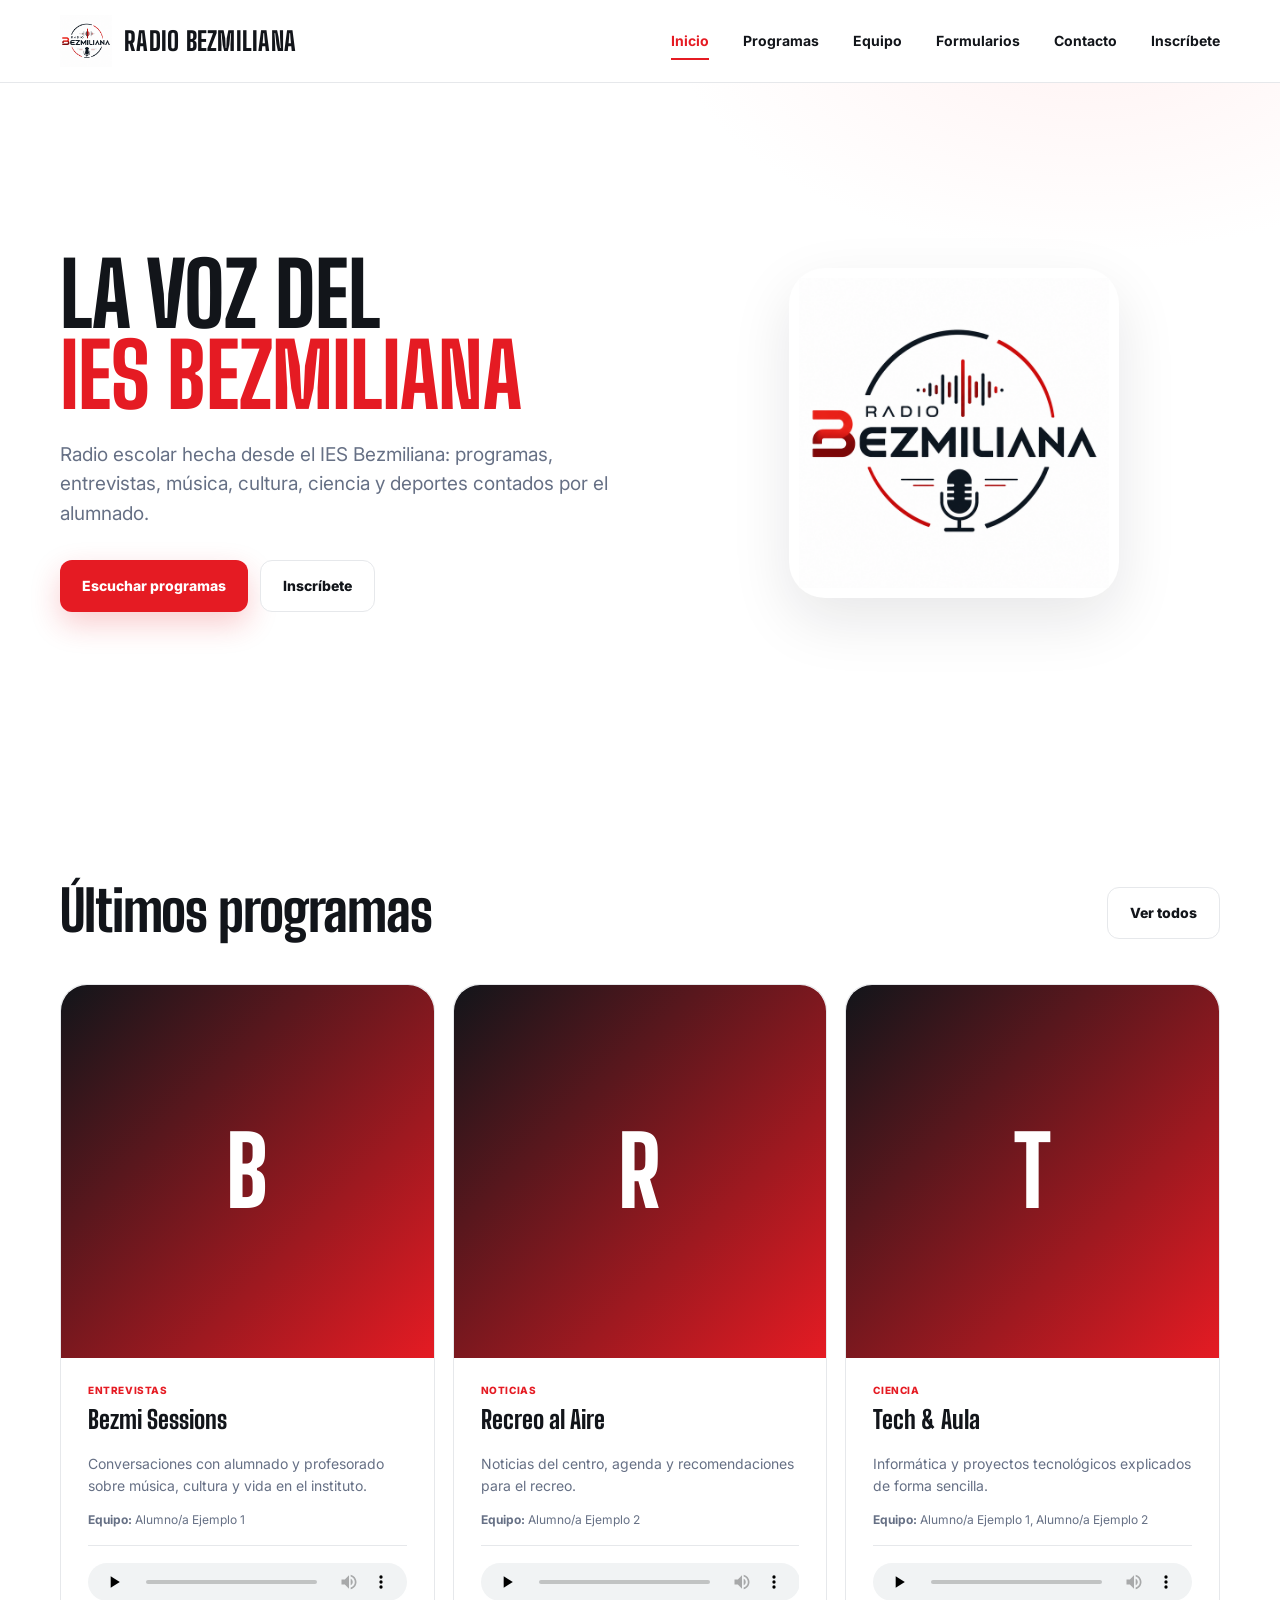
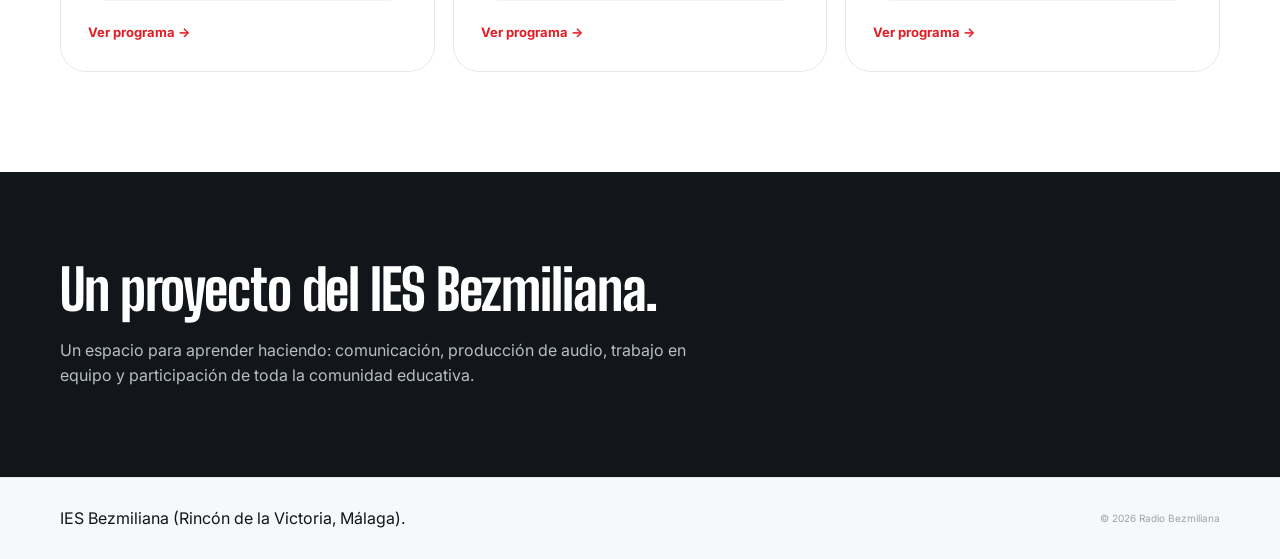
<file: index.html>
<!DOCTYPE html>
<html lang="es">
    <head>
        <meta charset="utf-8">
        <meta name="viewport" content="width=device-width, initial-scale=1">

        <title>Radio Bezmiliana | Radio escolar del IES Bezmiliana</title>

        <meta
            name="description"
            content="Radio escolar del IES Bezmiliana: programas, entrevistas, música y actualidad hechos por el alumnado."
        >

        <link rel="icon" href="assets/icons/favicon.ico">
        <link rel="apple-touch-icon" href="assets/icons/apple-touch-icon.png">

        <link
            rel="stylesheet"
            href="https://fonts.googleapis.com/css2?family=Big+Shoulders+Display:wght@700;800;900&family=Inter:wght@400;600;700;800&family=IBM+Plex+Mono:wght@500;600&display=swap"
        >

        <link rel="stylesheet" href="style.css">
    </head>

    <body data-page="index">
        <main>
            <section class="hero">
                <div class="container hero-grid">
                    <div>
                        <h1>La voz del <span>IES Bezmiliana</span></h1>

                        <p class="hero-text">
                            Radio escolar hecha desde el IES Bezmiliana:
                            programas, entrevistas, música, cultura, ciencia
                            y deportes contados por el alumnado.
                        </p>

                        <div class="hero-actions">
                            <a class="btn btn-primary" href="programas.html">
                                Escuchar programas
                            </a>

                            <a class="btn btn-secondary" href="inscribete.html">
                                Inscríbete
                            </a>
                        </div>
                    </div>

                    <div class="hero-art">
                        <div class="art-card">
                            <img
                                src="assets/logo-radio-bezmiliana.png"
                                alt="Radio Bezmiliana"
                            >
                        </div>
                    </div>
                </div>
            </section>

            <section class="section">
                <div class="container">
                    <div class="section-heading">
                        <h2>Últimos programas</h2>

                        <a class="btn btn-secondary" href="programas.html">
                            Ver todos
                        </a>
                    </div>

                    <div class="program-grid" id="ultimos"></div>
                </div>
            </section>

            <section class="about">
                <div class="container">
                    <h2>Un proyecto del IES Bezmiliana.</h2>

                    <p>
                        Un espacio para aprender haciendo: comunicación,
                        producción de audio, trabajo en equipo y participación
                        de toda la comunidad educativa.
                    </p>
                </div>
            </section>
        </main>

        <script src="data/data.js"></script>
        <script src="js/site.js"></script>
    </body>
</html>
</file>
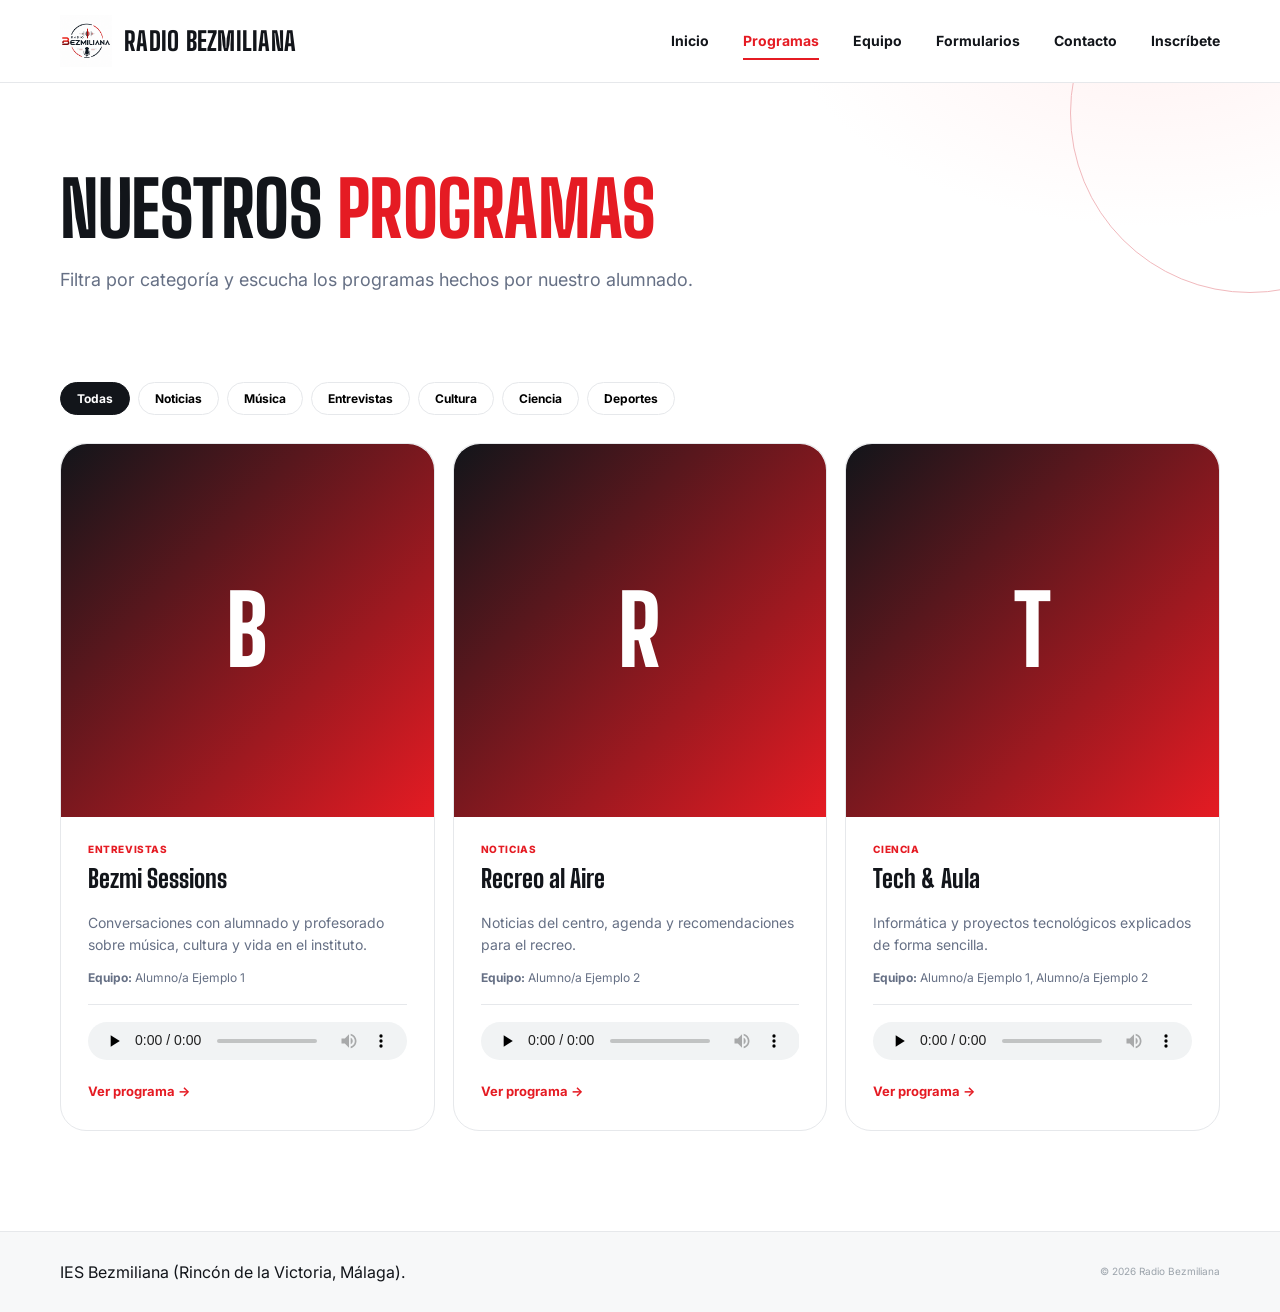
<file: programas/index.html>
<!DOCTYPE html>
<html lang="es"><head><meta charset="utf-8"><title>Programas | Radio Bezmiliana</title><meta name="robots" content="noindex"><link rel="canonical" href="https://www.radiobezmiliana.es/programas.html"><meta http-equiv="refresh" content="0; url=../programas.html"></head><body><a href="../programas.html">Ir a Programas</a></body></html>
</file>
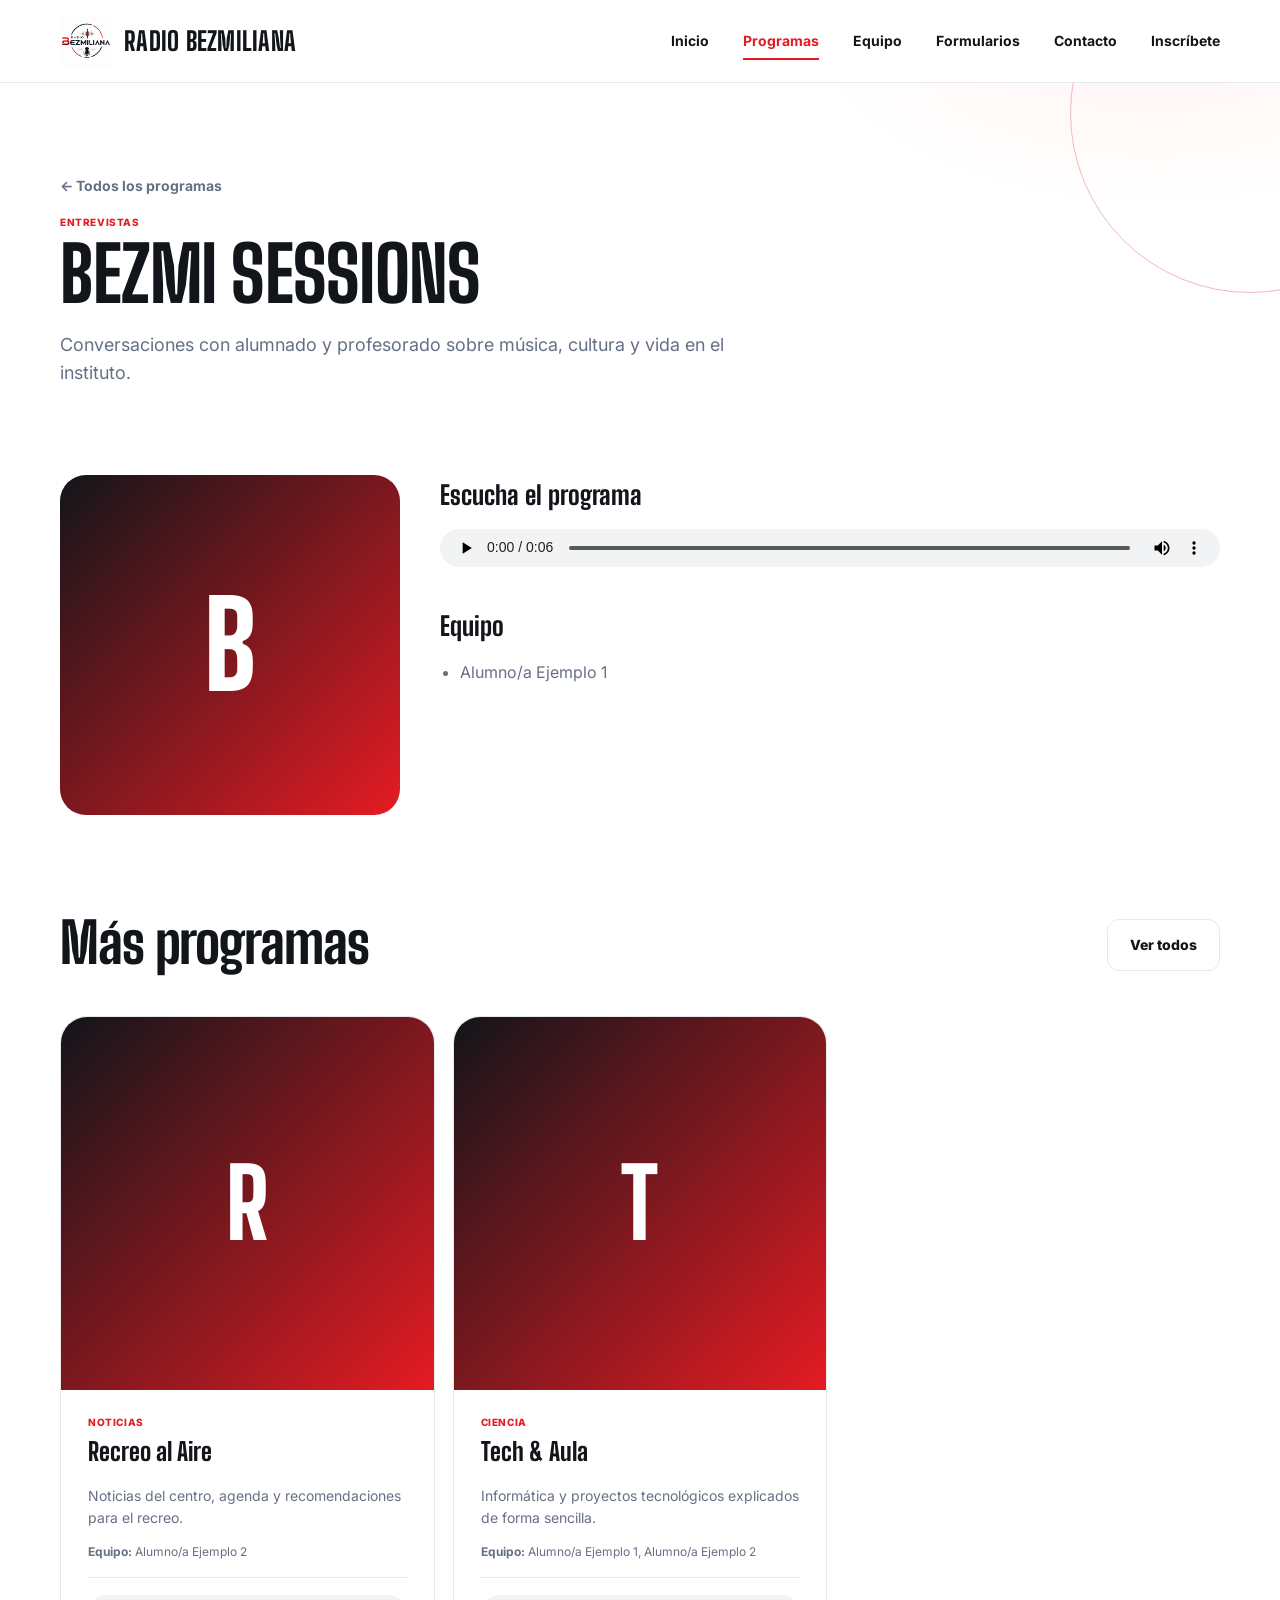
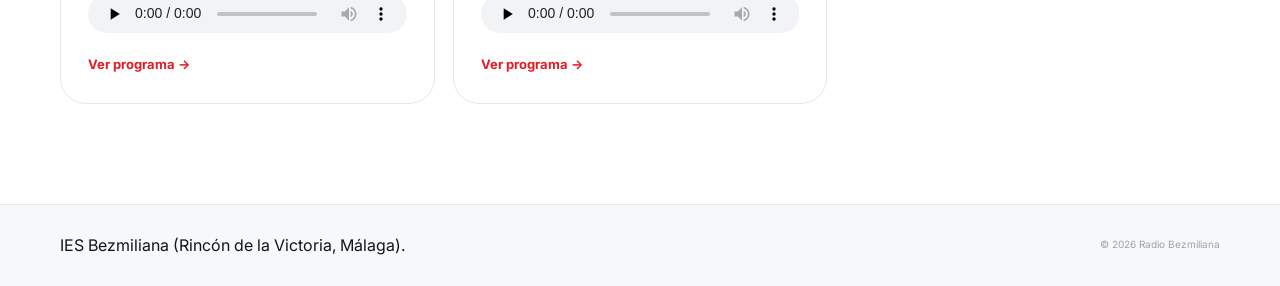
<file: programas/bezmi-sessions/index.html>
<!DOCTYPE html>
<html lang="es">
    <head>
        <meta charset="utf-8">
        <meta name="viewport" content="width=device-width, initial-scale=1">
        <title>Bezmi Sessions | Radio Bezmiliana</title>
        <meta name="description" content="Conversaciones con alumnado y profesorado sobre música, cultura y vida en el instituto.">
        <link rel="canonical" href="https://www.radiobezmiliana.es/programas/bezmi-sessions/">
        <meta property="og:title" content="Bezmi Sessions | Radio Bezmiliana">
        <meta property="og:description" content="Conversaciones con alumnado y profesorado sobre música, cultura y vida en el instituto.">
        <meta property="og:type" content="website">
        <meta property="og:url" content="https://www.radiobezmiliana.es/programas/bezmi-sessions/">
        <link rel="icon" href="../../assets/icons/favicon.ico">
        <link rel="apple-touch-icon" href="../../assets/icons/apple-touch-icon.png">
        <link rel="stylesheet" href="https://fonts.googleapis.com/css2?family=Big+Shoulders+Display:wght@700;800;900&family=Inter:wght@400;600;700;800&family=IBM+Plex+Mono:wght@500;600&display=swap">
        <link rel="stylesheet" href="../../style.css">
    </head>
    <body data-page="programa" data-root="../../" data-codigo="bezmi-sessions">
        <main id="programa">
            <noscript><p class="container">Bezmi Sessions: Conversaciones con alumnado y profesorado sobre música, cultura y vida en el instituto.</p></noscript>
        </main>
        <script src="../../data/data.js"></script>
        <script src="../../js/site.js"></script>
    </body>
</html>
</file>
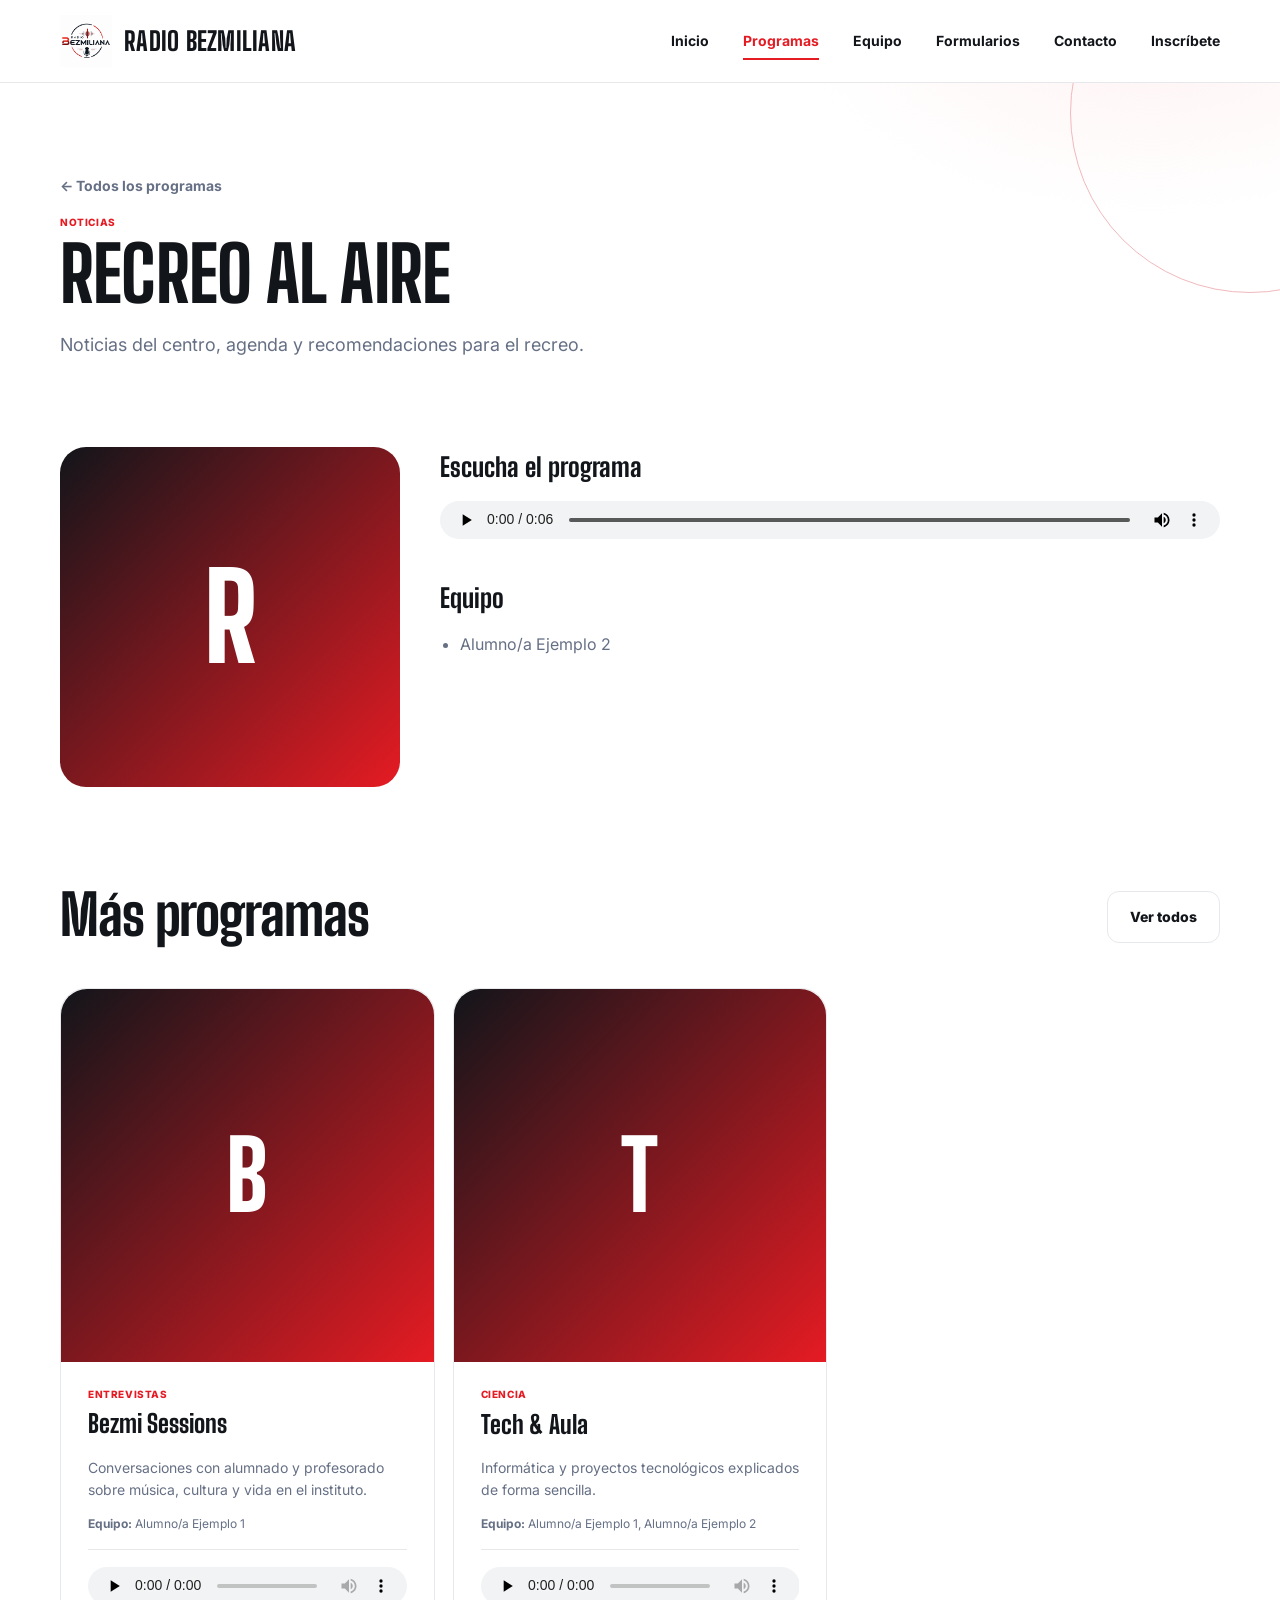
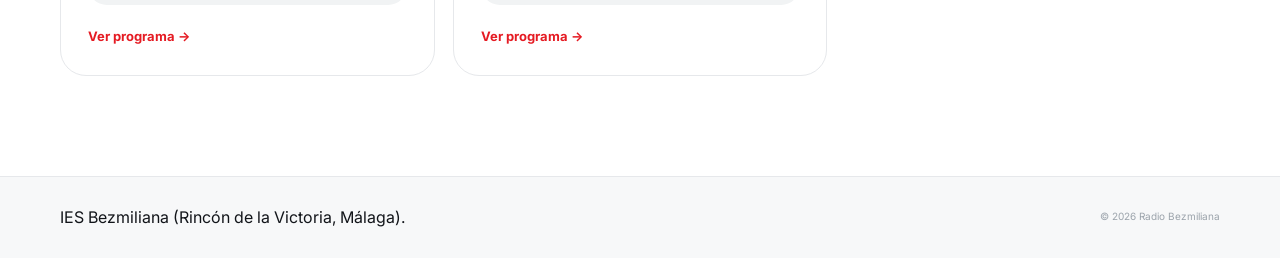
<file: programas/recreo-al-aire/index.html>
<!DOCTYPE html>
<html lang="es">
    <head>
        <meta charset="utf-8">
        <meta name="viewport" content="width=device-width, initial-scale=1">
        <title>Recreo al Aire | Radio Bezmiliana</title>
        <meta name="description" content="Noticias del centro, agenda y recomendaciones para el recreo.">
        <link rel="canonical" href="https://www.radiobezmiliana.es/programas/recreo-al-aire/">
        <meta property="og:title" content="Recreo al Aire | Radio Bezmiliana">
        <meta property="og:description" content="Noticias del centro, agenda y recomendaciones para el recreo.">
        <meta property="og:type" content="website">
        <meta property="og:url" content="https://www.radiobezmiliana.es/programas/recreo-al-aire/">
        <link rel="icon" href="../../assets/icons/favicon.ico">
        <link rel="apple-touch-icon" href="../../assets/icons/apple-touch-icon.png">
        <link rel="stylesheet" href="https://fonts.googleapis.com/css2?family=Big+Shoulders+Display:wght@700;800;900&family=Inter:wght@400;600;700;800&family=IBM+Plex+Mono:wght@500;600&display=swap">
        <link rel="stylesheet" href="../../style.css">
    </head>
    <body data-page="programa" data-root="../../" data-codigo="recreo-al-aire">
        <main id="programa">
            <noscript><p class="container">Recreo al Aire: Noticias del centro, agenda y recomendaciones para el recreo.</p></noscript>
        </main>
        <script src="../../data/data.js"></script>
        <script src="../../js/site.js"></script>
    </body>
</html>
</file>
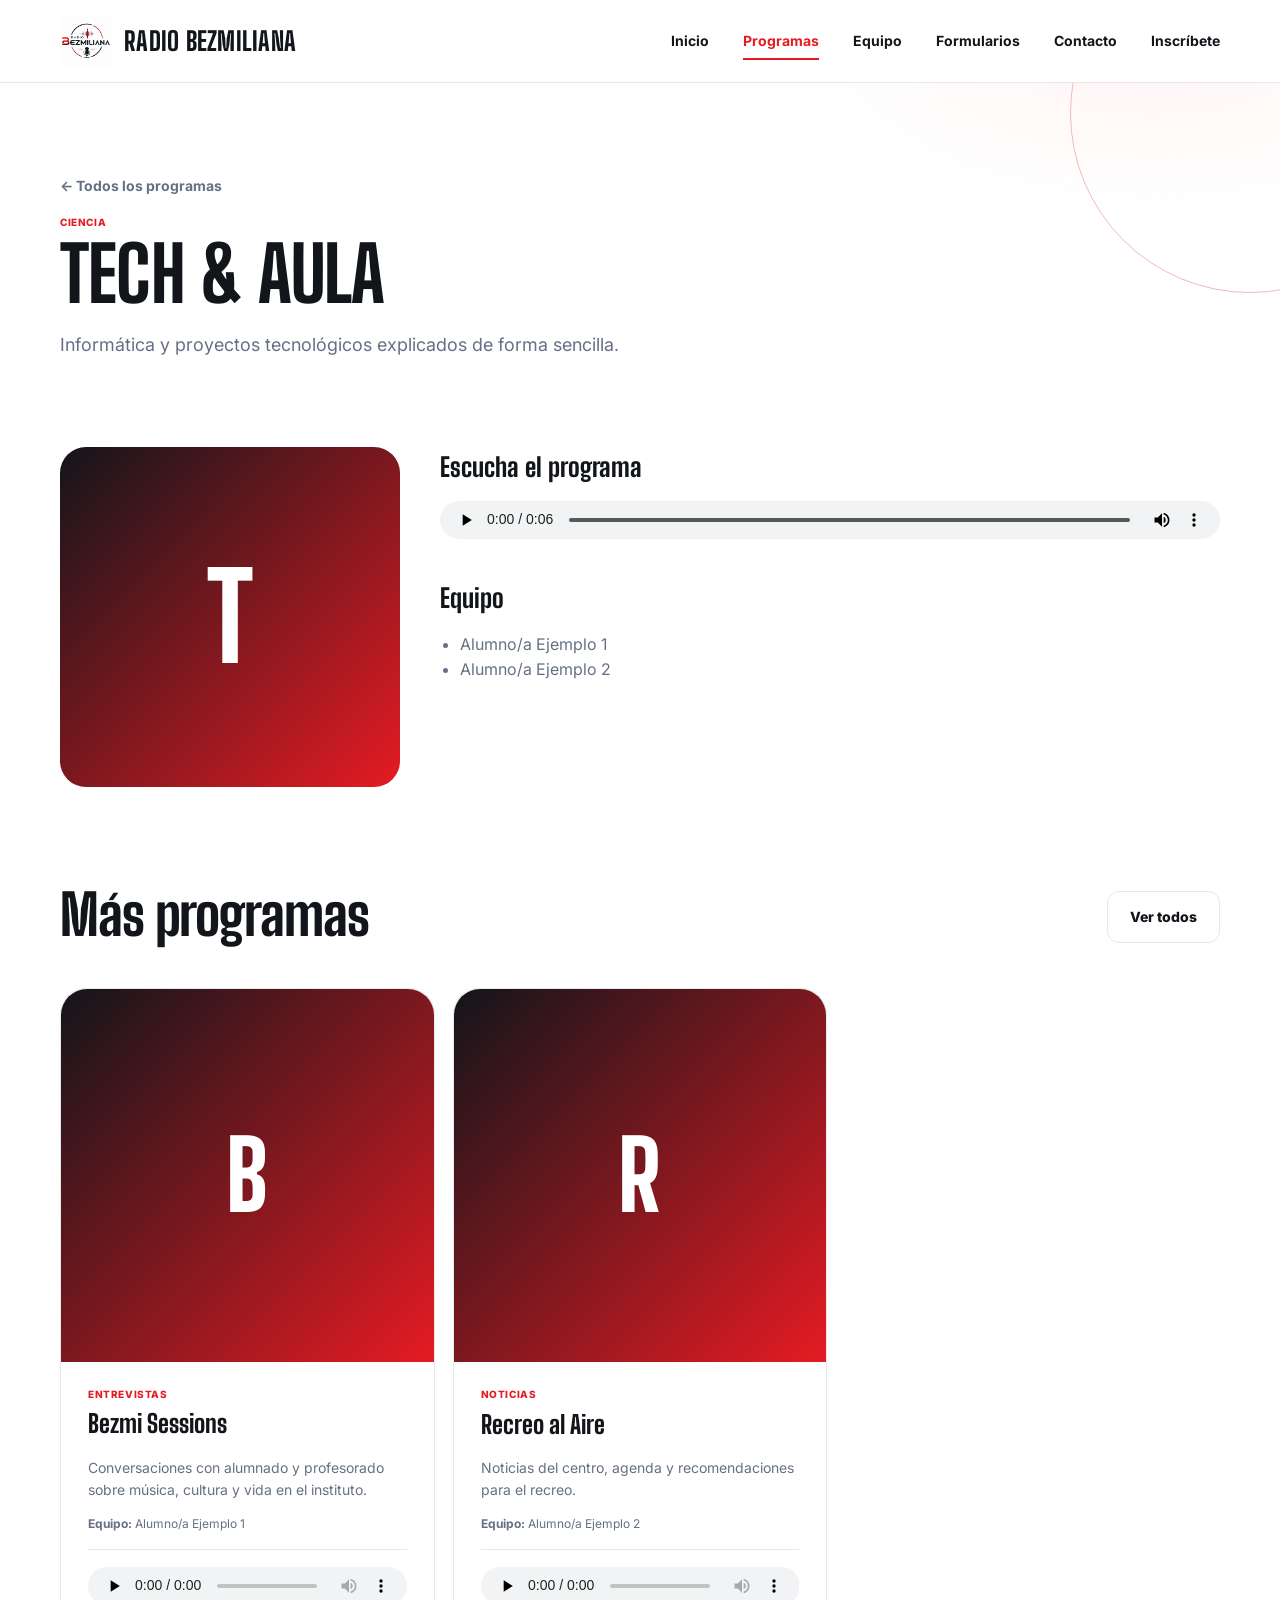
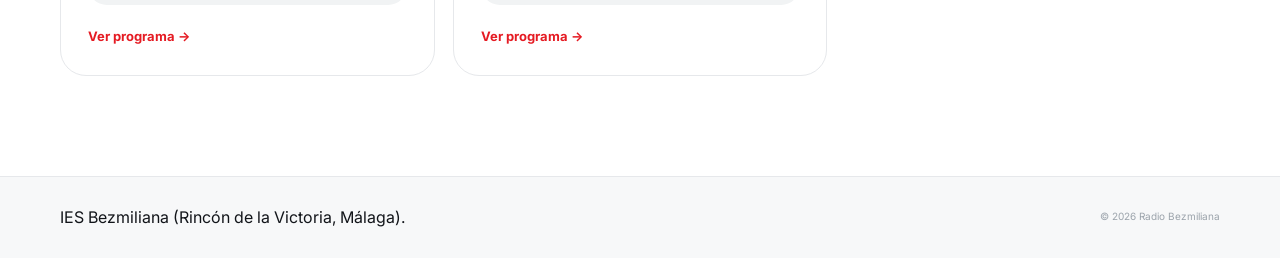
<file: programas/tech-aula/index.html>
<!DOCTYPE html>
<html lang="es">
    <head>
        <meta charset="utf-8">
        <meta name="viewport" content="width=device-width, initial-scale=1">
        <title>Tech &amp; Aula | Radio Bezmiliana</title>
        <meta name="description" content="Informática y proyectos tecnológicos explicados de forma sencilla.">
        <link rel="canonical" href="https://www.radiobezmiliana.es/programas/tech-aula/">
        <meta property="og:title" content="Tech &amp; Aula | Radio Bezmiliana">
        <meta property="og:description" content="Informática y proyectos tecnológicos explicados de forma sencilla.">
        <meta property="og:type" content="website">
        <meta property="og:url" content="https://www.radiobezmiliana.es/programas/tech-aula/">
        <link rel="icon" href="../../assets/icons/favicon.ico">
        <link rel="apple-touch-icon" href="../../assets/icons/apple-touch-icon.png">
        <link rel="stylesheet" href="https://fonts.googleapis.com/css2?family=Big+Shoulders+Display:wght@700;800;900&family=Inter:wght@400;600;700;800&family=IBM+Plex+Mono:wght@500;600&display=swap">
        <link rel="stylesheet" href="../../style.css">
    </head>
    <body data-page="programa" data-root="../../" data-codigo="tech-aula">
        <main id="programa">
            <noscript><p class="container">Tech &amp; Aula: Informática y proyectos tecnológicos explicados de forma sencilla.</p></noscript>
        </main>
        <script src="../../data/data.js"></script>
        <script src="../../js/site.js"></script>
    </body>
</html>
</file>
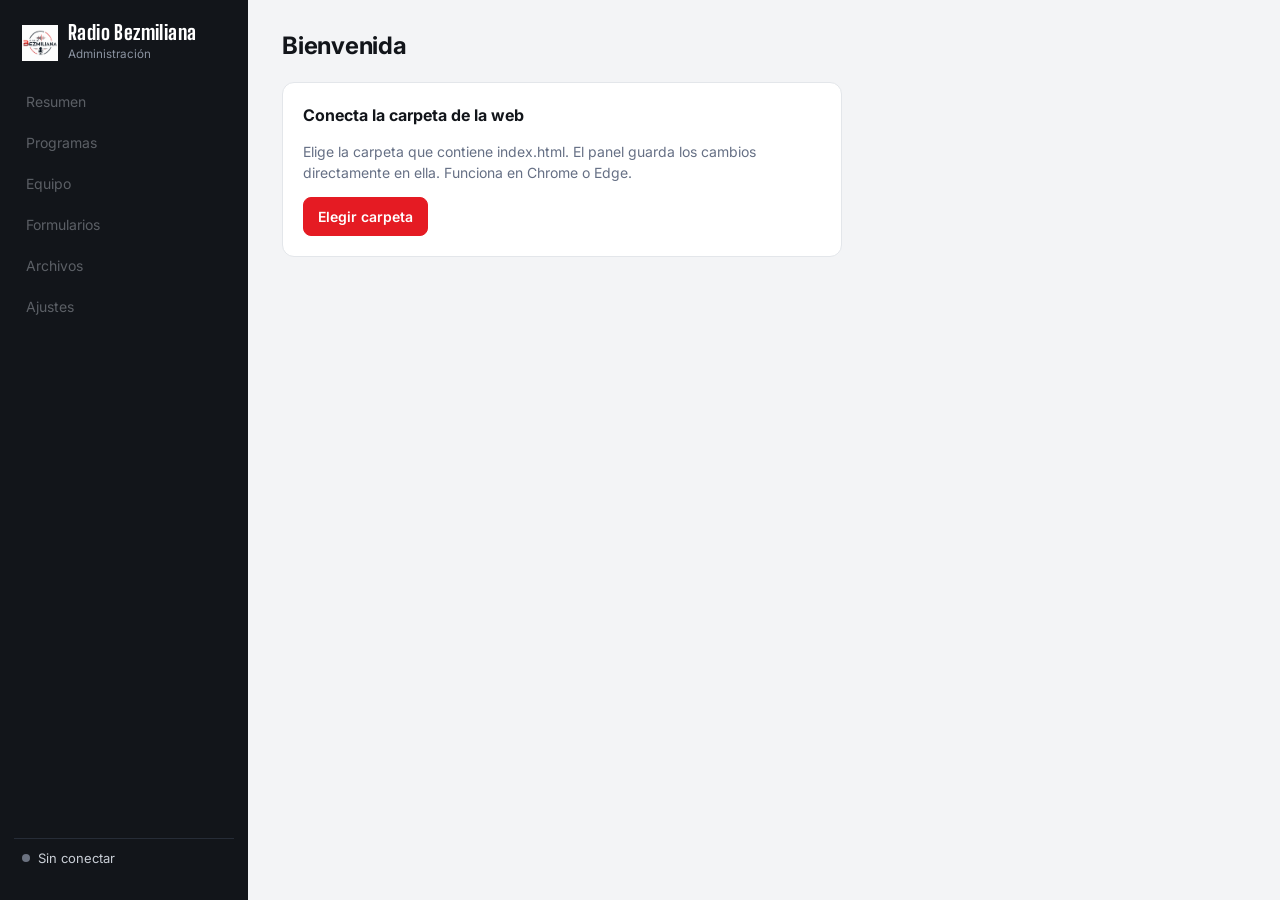
<file: admin.html>
<!DOCTYPE html>
<html lang="es">
<head>
<meta charset="utf-8">
<meta name="robots" content="noindex, nofollow">
<meta name="viewport" content="width=device-width, initial-scale=1">
<title>Administración | Radio Bezmiliana</title>
<link rel="icon" href="assets/icons/favicon.ico">
<link rel="stylesheet" href="https://fonts.googleapis.com/css2?family=Inter:wght@400;500;600;700&family=Big+Shoulders+Display:wght@800&display=swap">
<link rel="stylesheet" href="admin.css">
</head>
<body>
<aside class="side">
<div class="brand"><img src="assets/logo-radio-bezmiliana.png" alt=""><div><b>Radio Bezmiliana</b><small>Administración</small></div></div>
<nav id="nav" aria-label="Secciones"></nav>
<div class="conn" id="conn"></div>
</aside>
<main>
<header class="top"><h1 id="tit"></h1></header>
<div id="pend"></div>
<div id="vista"></div>
</main>
<dialog id="dlg"><form id="df"><header><h2 id="dt"></h2><button type="button" class="x" data-a="cerrar" aria-label="Cerrar">✕</button></header><div class="bd" id="db"></div><footer><button type="button" class="b" data-a="cerrar">Cancelar</button><button class="b pri" id="dok"></button></footer></form></dialog>
<dialog id="cf"><form method="dialog"><p id="cf-t"></p><footer><button class="b" value="no">Cancelar</button><button class="b danger" id="cf-ok" value="ok"></button></footer></form></dialog>
<div id="toasts" role="status" aria-live="polite"></div>
<script src="js/admin.js"></script>
</body>
</html>
</file>
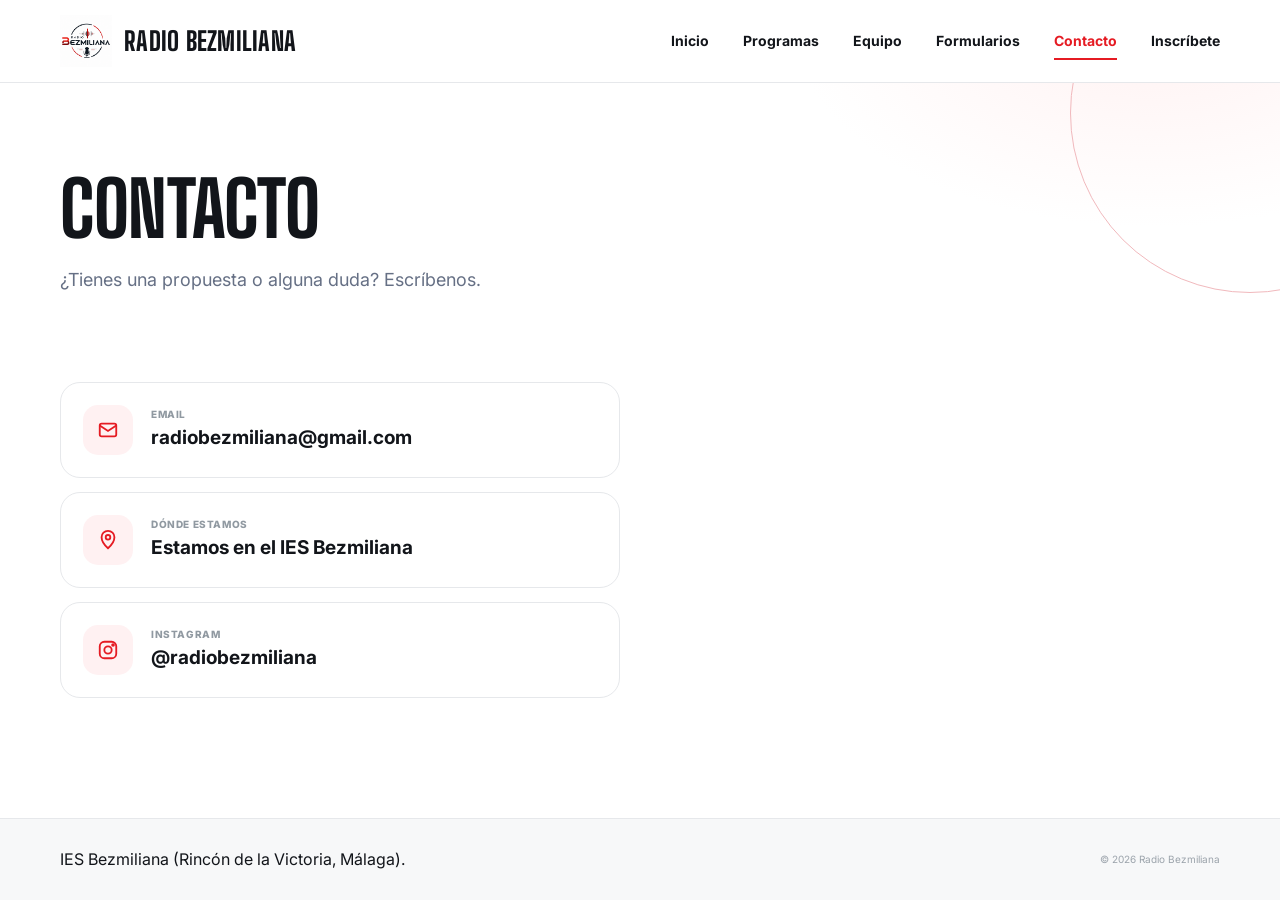
<file: contacto.html>
<!DOCTYPE html>
<html lang="es">
    <head>
        <meta charset="utf-8">
        <meta name="viewport" content="width=device-width, initial-scale=1">

        <title>Contacto | Radio Bezmiliana</title>

        <meta
            name="description"
            content="Contacta con Radio Bezmiliana: email, ubicación en el IES Bezmiliana e Instagram."
        >

        <link rel="icon" href="assets/icons/favicon.ico">
        <link rel="apple-touch-icon" href="assets/icons/apple-touch-icon.png">

        <link
            rel="stylesheet"
            href="https://fonts.googleapis.com/css2?family=Big+Shoulders+Display:wght@700;800;900&family=Inter:wght@400;600;700;800&family=IBM+Plex+Mono:wght@500;600&display=swap"
        >

        <link rel="stylesheet" href="style.css">
    </head>

    <body data-page="contacto">
        <main>
            <section class="page-hero">
                <div class="container">
                    <h1>Contacto</h1>

                    <p>
                        ¿Tienes una propuesta o alguna duda? Escríbenos.
                    </p>
                </div>
            </section>

            <section class="section" style="padding-top:0">
                <div class="container">
                    <div
                        class="contact-card"
                        style="display:grid;gap:14px;max-width:560px"
                    >
                        <a href="mailto:radiobezmiliana@gmail.com">
                            <span class="contact-icon">
                                <svg viewBox="0 0 24 24">
                                    <rect
                                        x="3"
                                        y="5"
                                        width="18"
                                        height="14"
                                        rx="2"
                                    />

                                    <path d="m3 7 9 6 9-6"/>
                                </svg>
                            </span>

                            <span>
                                <small>Email</small>
                                <strong>radiobezmiliana@gmail.com</strong>
                            </span>
                        </a>

                        <a
                            href="https://www.google.com/maps/place/IES+Bezmiliana/@36.7197403,-4.2803958,19.75z/data=!4m6!3m5!1s0xd725a6469afd4b5:0x79b9c72e1a46b606!8m2!3d36.7197832!4d-4.2806537!16s%2Fg%2F1tf176wp?entry=ttu&g_ep=EgoyMDI2MTAxOS4wIKXMDSoASAFQAw%3D%3D"
                            target="_blank"
                            rel="noopener"
                        >
                            <span class="contact-icon">
                                <svg viewBox="0 0 24 24">
                                    <path
                                        d="M12 21s7-6.2 7-12a7 7 0 0 0-14 0c0 5.8 7 12 7 12Z"
                                    />

                                    <circle
                                        cx="12"
                                        cy="9"
                                        r="2.5"
                                    />
                                </svg>
                            </span>

                            <span>
                                <small>Dónde estamos</small>
                                <strong>Estamos en el IES Bezmiliana</strong>
                            </span>
                        </a>

                        <a
                            href="https://www.instagram.com/radiobezmiliana/"
                            target="_blank"
                            rel="noopener"
                        >
                            <span class="contact-icon">
                                <svg viewBox="0 0 24 24">
                                    <rect
                                        x="3"
                                        y="3"
                                        width="18"
                                        height="18"
                                        rx="5"
                                    />

                                    <circle
                                        cx="12"
                                        cy="12"
                                        r="4"
                                    />

                                    <circle
                                        cx="17.5"
                                        cy="6.5"
                                        r="1"
                                    />
                                </svg>
                            </span>

                            <span>
                                <small>Instagram</small>
                                <strong>@radiobezmiliana</strong>
                            </span>
                        </a>
                    </div>
                </div>
            </section>
        </main>

        <script src="data/data.js"></script>
        <script src="js/site.js"></script>
    </body>
</html>
</file>
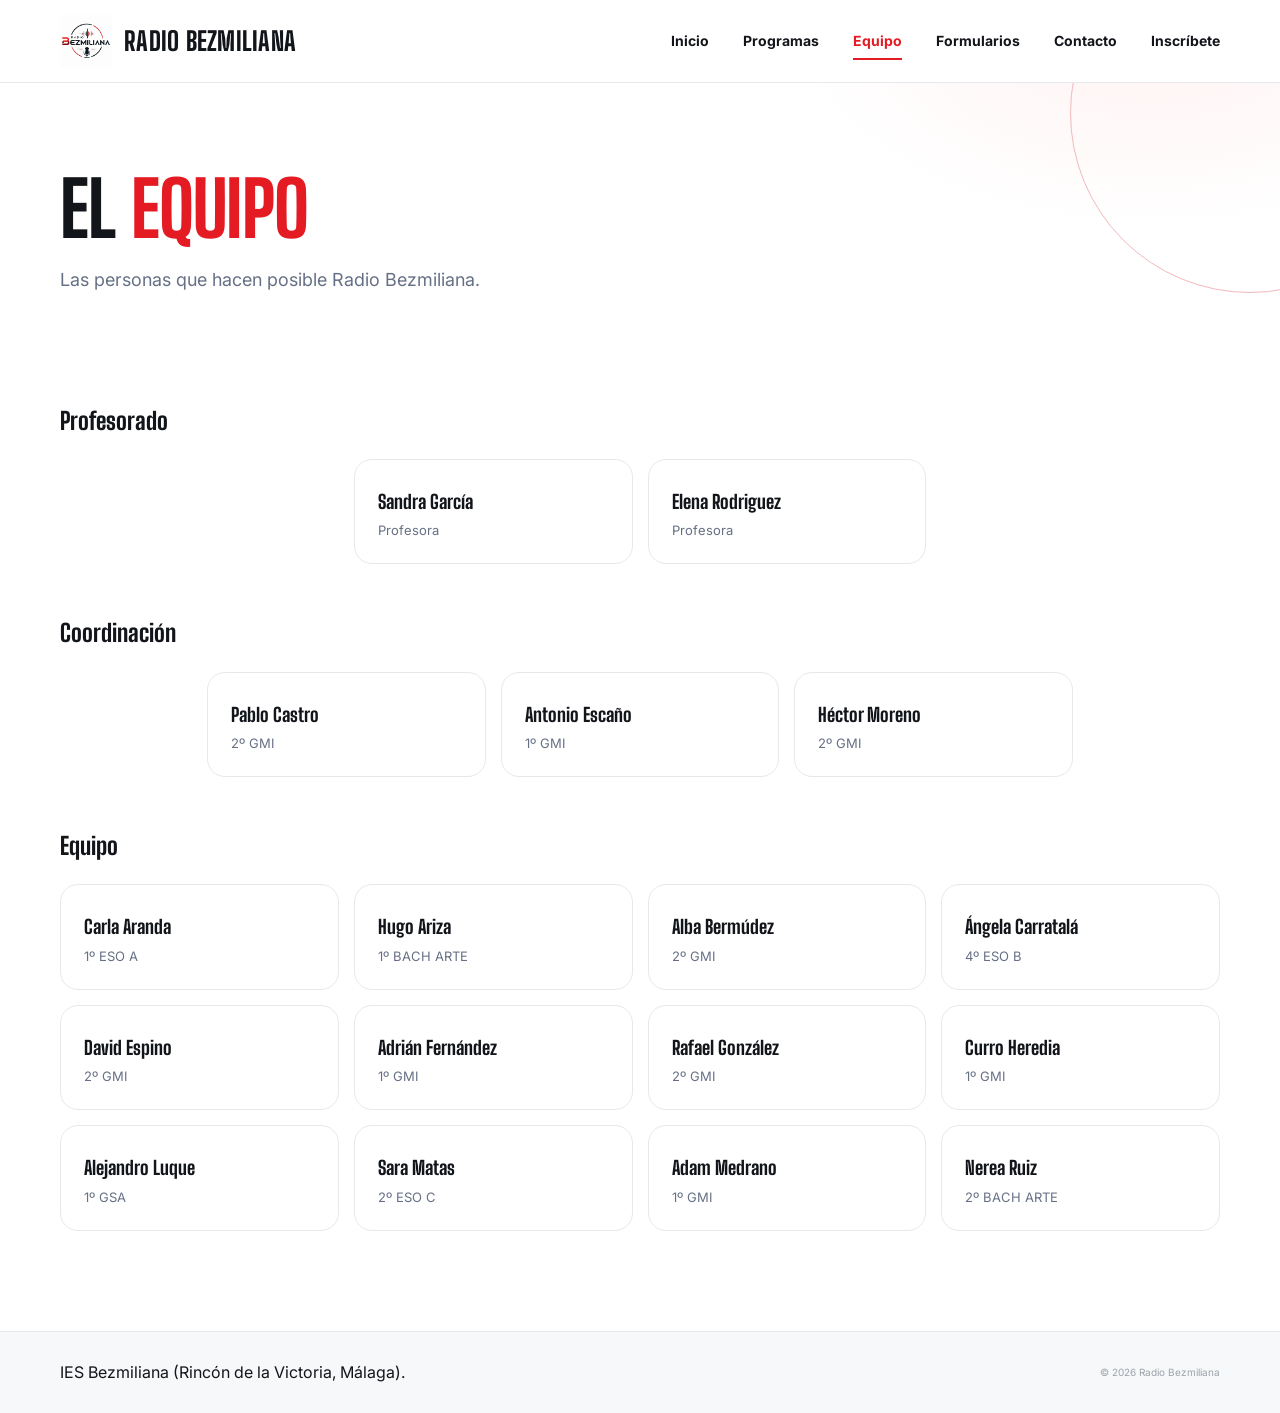
<file: equipo.html>
<!DOCTYPE html>
<html lang="es">
    <head>
        <meta charset="utf-8">
        <meta name="viewport" content="width=device-width, initial-scale=1">

        <title>Equipo | Radio Bezmiliana</title>

        <meta
            name="description"
            content="Equipo de Radio Bezmiliana: profesorado, coordinación y equipo."
        >

        <link rel="icon" href="assets/icons/favicon.ico">
        <link rel="apple-touch-icon" href="assets/icons/apple-touch-icon.png">

        <link
            rel="stylesheet"
            href="https://fonts.googleapis.com/css2?family=Big+Shoulders+Display:wght@700;800;900&family=Inter:wght@400;600;700;800&family=IBM+Plex+Mono:wght@500;600&display=swap"
        >

        <link rel="stylesheet" href="style.css">
    </head>

    <body data-page="equipo">
        <main>
            <section class="page-hero">
                <div class="container">
                    <h1>El <span>equipo</span></h1>

                    <p>
                        Las personas que hacen posible Radio Bezmiliana.
                    </p>
                </div>
            </section>

            <section class="section" style="padding-top:0">
                <div class="container">
                    <h2>Profesorado</h2>

                    <div class="team-grid" id="eq-prof"></div>

                    <h2 style="margin-top:50px">Coordinación</h2>

                    <div class="team-grid" id="eq-coord"></div>

                    <h2 style="margin-top:50px">Equipo</h2>

                    <div class="team-grid" id="eq-miembros"></div>
                </div>
            </section>
        </main>

        <script src="data/data.js"></script>
        <script src="js/site.js"></script>
    </body>
</html>
</file>
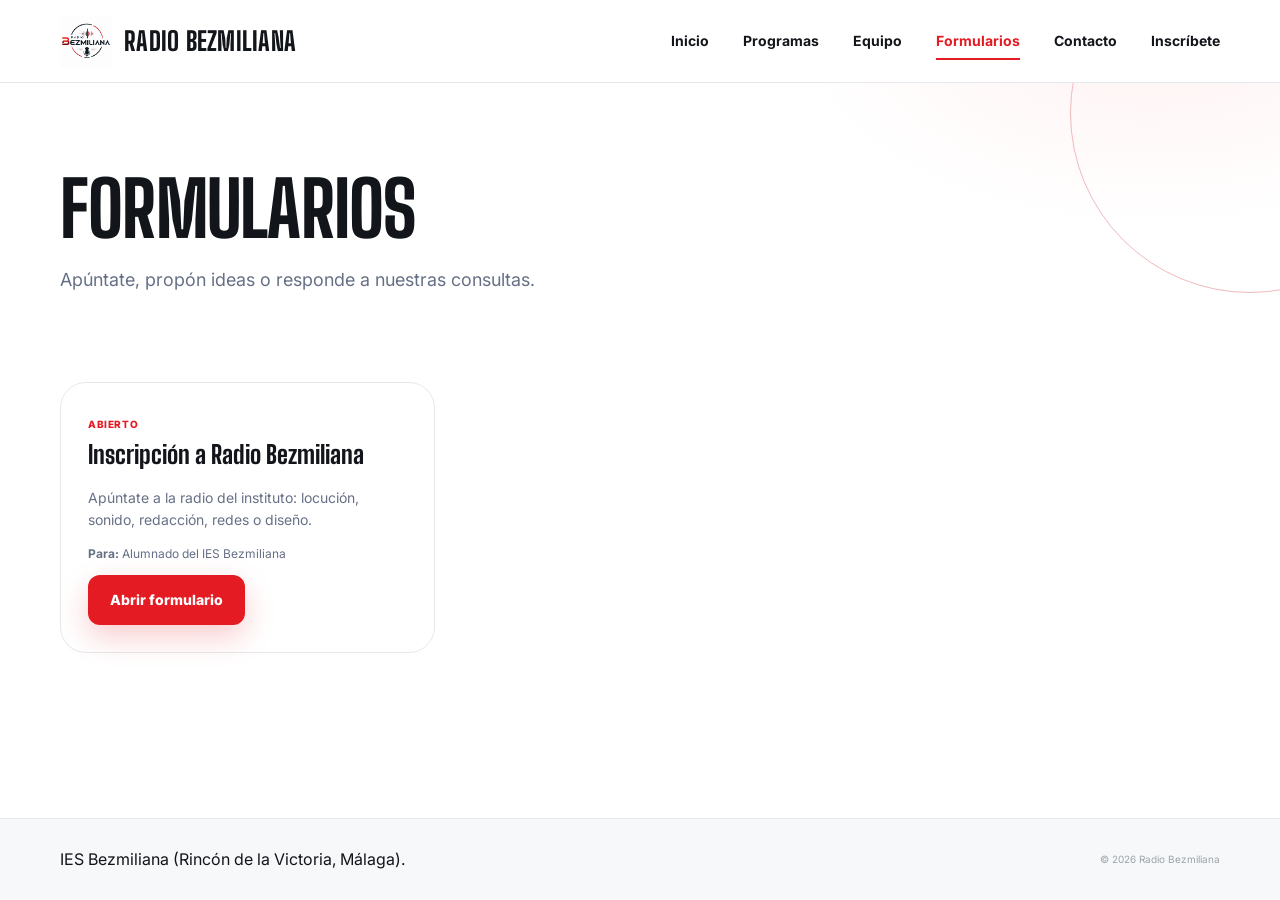
<file: formularios.html>
<!DOCTYPE html>
<html lang="es">
    <head>
        <meta charset="utf-8">
        <meta name="viewport" content="width=device-width, initial-scale=1">

        <title>Formularios | Radio Bezmiliana</title>

        <meta
            name="description"
            content="Formularios de Radio Bezmiliana: inscripciones, propuestas y más."
        >

        <link rel="icon" href="assets/icons/favicon.ico">
        <link rel="apple-touch-icon" href="assets/icons/apple-touch-icon.png">

        <link
            rel="stylesheet"
            href="https://fonts.googleapis.com/css2?family=Big+Shoulders+Display:wght@700;800;900&family=Inter:wght@400;600;700;800&family=IBM+Plex+Mono:wght@500;600&display=swap"
        >

        <link rel="stylesheet" href="style.css">
    </head>

    <body data-page="formularios">
        <main>
            <section class="page-hero">
                <div class="container">
                    <h1>Formularios</h1>

                    <p>
                        Apúntate, propón ideas o responde a nuestras consultas.
                    </p>
                </div>
            </section>

            <section class="section" style="padding-top:0">
                <div class="container">
                    <div class="program-grid" id="lista-f"></div>
                </div>
            </section>
        </main>

        <script src="data/data.js"></script>
        <script src="js/site.js"></script>
    </body>
</html>
</file>
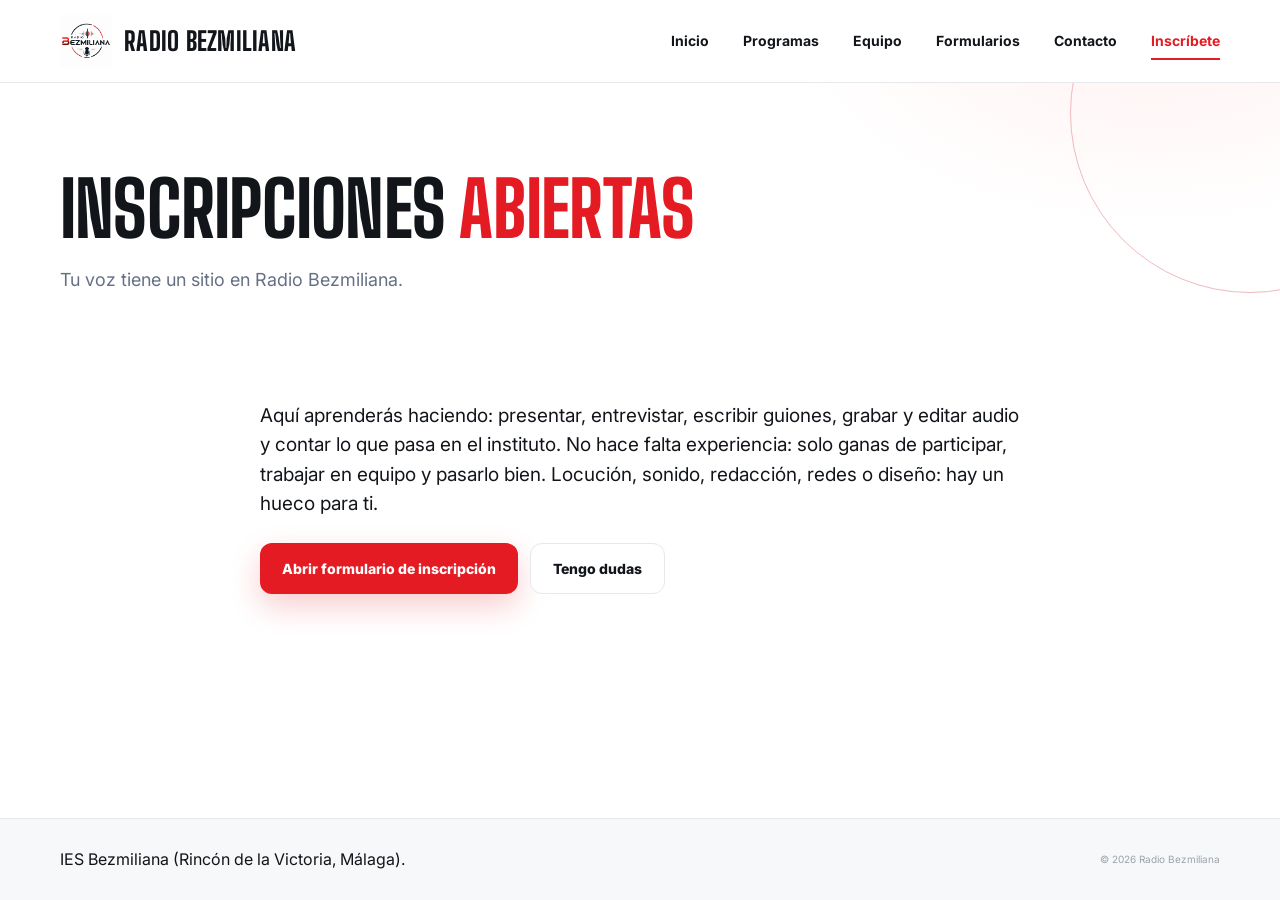
<file: inscribete.html>
<!DOCTYPE html>
<html lang="es">
    <head>
        <meta charset="utf-8">
        <meta name="viewport" content="width=device-width, initial-scale=1">

        <title>Inscríbete | Radio Bezmiliana</title>

        <meta
            name="description"
            content="Inscripciones abiertas en Radio Bezmiliana. Únete a la radio del IES Bezmiliana."
        >

        <link rel="icon" href="assets/icons/favicon.ico">
        <link rel="apple-touch-icon" href="assets/icons/apple-touch-icon.png">

        <link
            rel="stylesheet"
            href="https://fonts.googleapis.com/css2?family=Big+Shoulders+Display:wght@700;800;900&family=Inter:wght@400;600;700;800&family=IBM+Plex+Mono:wght@500;600&display=swap"
        >

        <link rel="stylesheet" href="style.css">
    </head>

    <body data-page="inscribete">
        <main>
            <section class="page-hero">
                <div class="container">
                    <h1>Inscripciones <span>abiertas</span></h1>

                    <p>
                        Tu voz tiene un sitio en Radio Bezmiliana.
                    </p>
                </div>
            </section>

            <section class="section" style="padding-top:0">
                <div class="container" style="max-width:760px">
                    <p style="font-size:19px">
                        Aquí aprenderás haciendo: presentar, entrevistar,
                        escribir guiones, grabar y editar audio y contar lo
                        que pasa en el instituto. No hace falta experiencia:
                        solo ganas de participar, trabajar en equipo y pasarlo
                        bien. Locución, sonido, redacción, redes o diseño:
                        hay un hueco para ti.
                    </p>

                    <div class="actions">
                        <a class="btn btn-primary" href="https://forms.gle/n8F2ccMbpwPYGBrF7" target="_blank" rel="noopener noreferrer">
                            Abrir formulario de inscripción
                        </a>

                        <a class="btn btn-secondary" href="contacto.html">
                            Tengo dudas
                        </a>
                    </div>
                </div>
            </section>
        </main>

        <script src="data/data.js"></script>
        <script src="js/site.js"></script>
    </body>
</html>
</file>
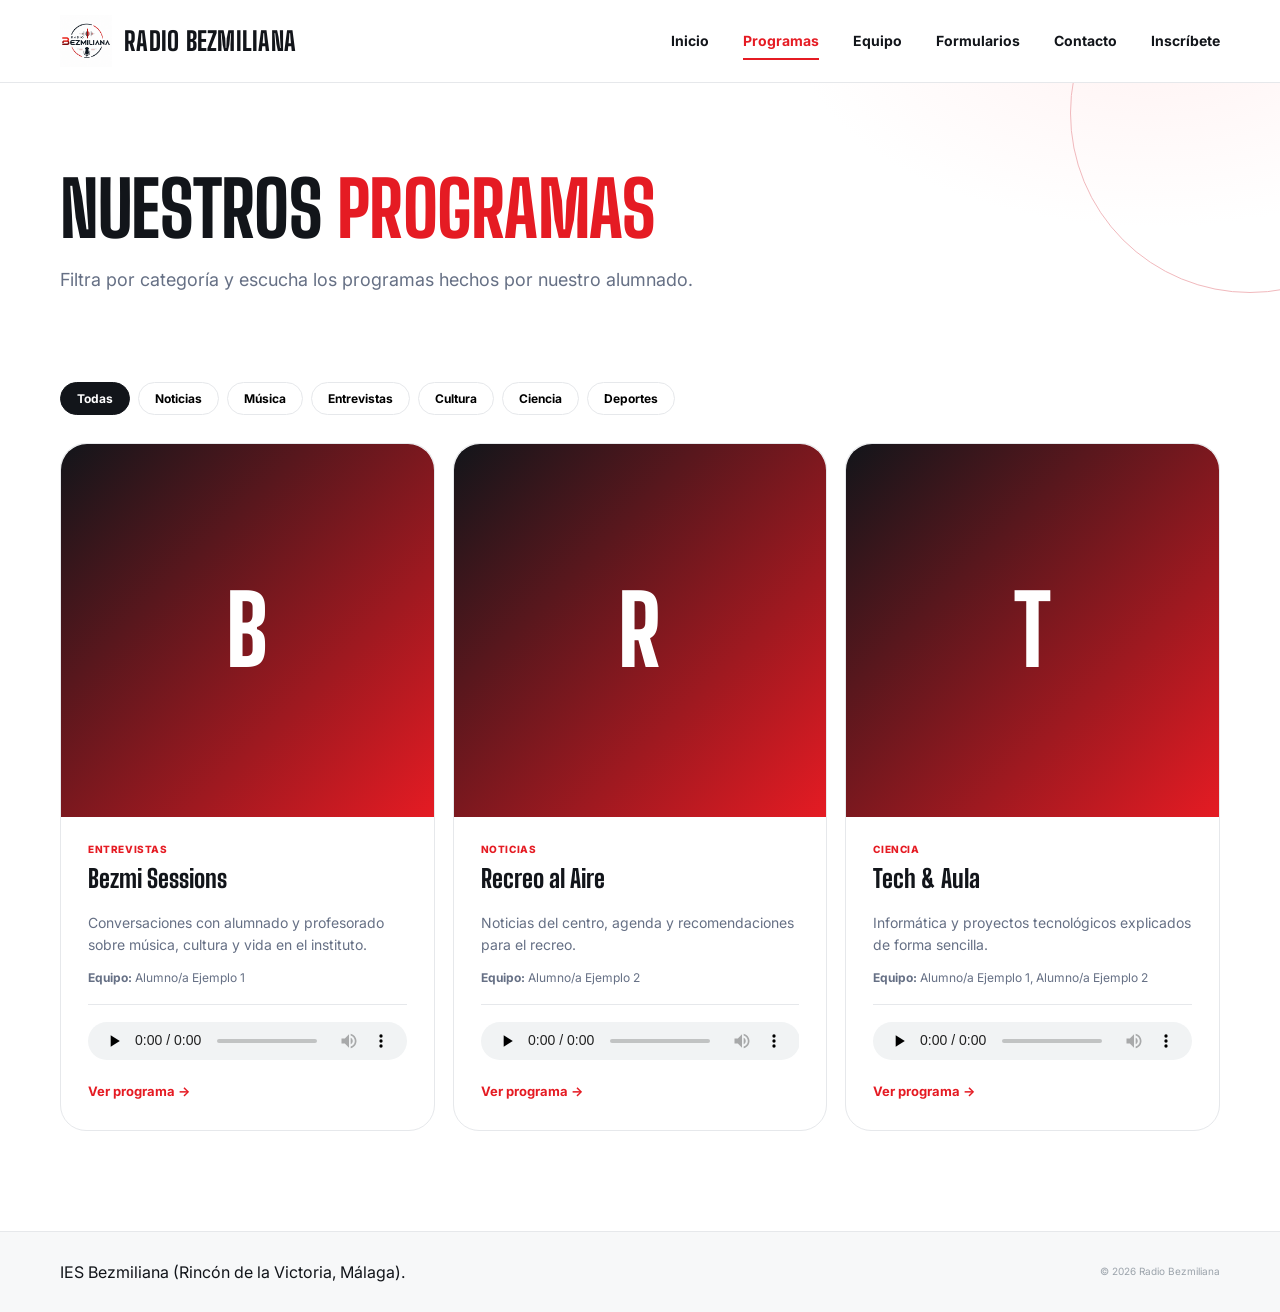
<file: programas.html>
<!DOCTYPE html>
<html lang="es">
    <head>
        <meta charset="utf-8">
        <meta name="viewport" content="width=device-width, initial-scale=1">

        <title>Programas | Radio Bezmiliana</title>

        <meta
            name="description"
            content="Escucha los programas de Radio Bezmiliana por categorías: noticias, música, entrevistas, cultura, ciencia y deportes."
        >

        <link rel="icon" href="assets/icons/favicon.ico">
        <link rel="apple-touch-icon" href="assets/icons/apple-touch-icon.png">

        <link
            rel="stylesheet"
            href="https://fonts.googleapis.com/css2?family=Big+Shoulders+Display:wght@700;800;900&family=Inter:wght@400;600;700;800&family=IBM+Plex+Mono:wght@500;600&display=swap"
        >

        <link rel="stylesheet" href="style.css">
    </head>

    <body data-page="programas">
        <main>
            <section class="page-hero">
                <div class="container">
                    <h1>Nuestros <span>programas</span></h1>

                    <p>
                        Filtra por categoría y escucha los programas hechos
                        por nuestro alumnado.
                    </p>
                </div>
            </section>

            <section class="section" style="padding-top:0">
                <div class="container">
                    <div class="filter-chips" id="filtros"></div>

                    <div class="program-grid" id="lista"></div>
                </div>
            </section>
        </main>

        <script src="data/data.js"></script>
        <script src="js/site.js"></script>
    </body>
</html>
</file>
<file: style.css>
/* ============================================================
   RADIO BEZMILIANA — style.css
   Todas las páginas cargan esta única hoja de estilos.
   Para cambiar la identidad visual, edita las variables de :root.
   ============================================================ */

:root{
  /* Marca */
  --red: #e51b23;
  --red-dark: #b30e18;
  --ink: #12151a;
  --paper: #ffffff;
  --paper-soft: #f7f5f3;
  --muted: #667085;
  --line: #e6e8eb;
  --accent-soft: #fff1f1;

  /* Tipografía */
  --font-display: "Big Shoulders Display", "Arial Narrow", sans-serif;
  --font-body: "Inter", system-ui, -apple-system, "Segoe UI", sans-serif;
  --font-mono: "IBM Plex Mono", ui-monospace, "SFMono-Regular", monospace;

  /* Otros */
  --shadow: 0 22px 60px rgba(15, 20, 26, .10);
  --shadow-soft: 0 10px 30px rgba(15, 20, 26, .08);
  --radius-lg: 26px;
  --radius-md: 16px;
  --radius-sm: 10px;
  --speed: .2s;
}

/* ---------- Reset & base ---------- */
*, *::before, *::after{ box-sizing: border-box; }
html{ scroll-behavior: smooth; }
body{
  margin: 0;
  font-family: var(--font-body);
  color: var(--ink);
  line-height: 1.55;
  background: var(--paper);
}
a{ text-decoration: none; color: inherit; }
img{ max-width: 100%; display: block; }
button{ font-family: inherit; }
h1, h2, h3{ font-family: var(--font-display); font-weight: 800; }

.container{ width: min(1160px, calc(100% - 40px)); margin: auto; }

/* Accesibilidad: foco visible y saltos de teclado */
a:focus-visible,
button:focus-visible,
input:focus-visible,
textarea:focus-visible,
select:focus-visible,
summary:focus-visible{
  outline: 2px solid var(--red);
  outline-offset: 3px;
  border-radius: 4px;
}

.skip-link{
  position: absolute;
  left: 12px;
  top: -60px;
  background: var(--ink);
  color: #fff;
  padding: 12px 18px;
  border-radius: 0 0 10px 10px;
  font-weight: 700;
  font-size: 14px;
  z-index: 100;
  transition: top var(--speed);
}
.skip-link:focus{ top: 0; }

.visually-hidden{
  position: absolute;
  width: 1px; height: 1px;
  overflow: hidden;
  clip: rect(0 0 0 0);
  white-space: nowrap;
}

@media (prefers-reduced-motion: reduce){
  *, *::before, *::after{
    animation-duration: .001ms !important;
    animation-iteration-count: 1 !important;
    transition-duration: .001ms !important;
    scroll-behavior: auto !important;
  }
}

/* ---------- Etiqueta "cue" (sustituye al eyebrow genérico) ---------- */
.eyebrow{
  font-family: var(--font-mono);
  font-size: 12px;
  letter-spacing: .04em;
  font-weight: 600;
  color: var(--red);
  display: inline-flex;
  align-items: center;
  gap: 8px;
  margin-bottom: 16px;
}
.eyebrow::before{
  content: "";
  width: 7px; height: 7px;
  border-radius: 2px;
  background: var(--red);
  display: inline-block;
}

/* ---------- Header / navegación ---------- */
.site-header{
  position: sticky; top: 0; z-index: 50;
  background: rgba(255,255,255,.94);
  backdrop-filter: blur(18px);
  border-bottom: 1px solid var(--line);
}
.nav{ height: 82px; display: flex; align-items: center; justify-content: space-between; }
.brand{ height: 82px; display: flex; align-items: center; gap: 10px; }
.brand img{ width: 150px; height: 70px; object-fit: contain; }
.nav-links{ display: flex; gap: 34px; font-size: 14px; font-weight: 700; }
.nav-links a{ padding: 8px 0; position: relative; }
.nav-links a::after{
  content: ""; position: absolute; bottom: 0; left: 0;
  width: 0; height: 2px; background: var(--red);
  transition: width var(--speed);
}
.nav-links a:hover::after,
.nav-links a[aria-current="page"]::after{ width: 100%; }
.nav-links a[aria-current="page"]{ color: var(--red); }
.nav-toggle{
  display: none; border: 0; background: none; font-size: 24px;
  width: 44px; height: 44px; border-radius: 10px; cursor: pointer;
}
.nav-toggle:hover{ background: var(--paper-soft); }

/* ---------- Botones ---------- */
.btn{
  display: inline-flex; align-items: center; gap: 10px;
  padding: 14px 22px; border-radius: 12px;
  font-weight: 800; font-size: 14px; border: 0; cursor: pointer;
  transition: transform var(--speed), background var(--speed), box-shadow var(--speed);
}
.btn-primary{ background: var(--red); color: #fff; box-shadow: 0 12px 30px rgba(229,27,35,.22); }
.btn-primary:hover{ transform: translateY(-2px); background: var(--red-dark); }
.btn-secondary{ border: 1px solid var(--line); background: #fff; }
.btn-secondary:hover{ transform: translateY(-2px); box-shadow: var(--shadow-soft); }
.btn svg{ width: 17px; height: 17px; fill: none; stroke: currentColor; stroke-width: 2; flex: none; }
.btn-primary svg{ transition: transform var(--speed); }
.btn-primary:hover svg{ transform: translateX(3px); }

/* ---------- Hero (home) ---------- */
.hero{
  min-height: 700px; position: relative; overflow: hidden;
  background:
    radial-gradient(700px 400px at 85% -10%, #fff2f2 0%, transparent 60%),
    var(--paper);
}
.hero-grid{
  display: grid; grid-template-columns: 1.05fr .95fr;
  align-items: center; min-height: 700px; gap: 40px;
}
.hero h1{
  font-size: clamp(52px, 7vw, 88px);
  line-height: .92; letter-spacing: -.01em;
  text-transform: uppercase;
  margin: 0 0 24px;
}
.hero h1 span{ color: var(--red); display: block; }
.hero-text{ font-size: 19px; color: var(--muted); max-width: 560px; margin-bottom: 32px; font-family: var(--font-body); }
.hero-actions{ display: flex; gap: 12px; flex-wrap: wrap; }
.hero-note{ margin-top: 30px; font-size: 13px; color: var(--muted); display: flex; align-items: center; gap: 9px; }
.pulse{ width: 9px; height: 9px; border-radius: 50%; background: var(--red); box-shadow: 0 0 0 7px #fff1f2; }

.hero-art{ height: 570px; position: relative; display: grid; place-items: center; }
.art-ring{ position: absolute; border: 1px solid; border-radius: 50%; }
.ring-red{ width: 490px; height: 490px; border-color: rgba(229,27,35,.35); border-left-color: transparent; border-bottom-color: transparent; transform: rotate(-24deg); }
.ring-dark{ width: 390px; height: 390px; border-color: rgba(17,24,32,.18); border-right-color: transparent; border-top-color: transparent; transform: rotate(38deg); }
.art-card{
  width: 330px; height: 330px; border-radius: 36px; background: #fff;
  box-shadow: var(--shadow); display: grid; place-items: center; overflow: hidden; z-index: 2;
}
.art-card picture, .art-card img{ width: 94%; height: 94%; object-fit: contain; }
.floating-card{
  position: absolute; right: 0; bottom: 42px; background: var(--ink); color: #fff;
  border-radius: 20px; padding: 20px 22px; width: 190px; box-shadow: 0 18px 45px rgba(17,24,32,.24); z-index: 4;
}
.mini-label{ font-family: var(--font-mono); font-size: 10px; letter-spacing: .08em; color: #ff5a60; font-weight: 700; }
.floating-card strong{ font-size: 18px; line-height: 1.15; display: block; margin-top: 7px; font-family: var(--font-display); font-weight: 800; }
.wave{ display: flex; align-items: center; gap: 3px; height: 25px; margin-top: 13px; }
.wave i{ width: 3px; border-radius: 3px; background: #fff; display: block; }
.wave i:nth-child(1), .wave i:nth-child(7){ height: 9px; }
.wave i:nth-child(2), .wave i:nth-child(6){ height: 17px; }
.wave i:nth-child(3), .wave i:nth-child(5){ height: 22px; }
.wave i:nth-child(4){ height: 13px; }
@media (prefers-reduced-motion: no-preference){
  .wave i{ animation: wave-bounce 1.1s ease-in-out infinite; }
  .wave i:nth-child(2){ animation-delay: .1s; }
  .wave i:nth-child(3){ animation-delay: .2s; }
  .wave i:nth-child(4){ animation-delay: .3s; }
  .wave i:nth-child(5){ animation-delay: .2s; }
  .wave i:nth-child(6){ animation-delay: .1s; }
  @keyframes wave-bounce{ 0%,100%{ transform: scaleY(.7); } 50%{ transform: scaleY(1); } }
}

/* ---------- Franja de características (sustituye a los números 01/02/03) ---------- */
.features{ border-top: 1px solid var(--line); border-bottom: 1px solid var(--line); }
.features-grid{ display: grid; grid-template-columns: repeat(3, 1fr); }
.feature{
  padding: 30px 0; display: flex; align-items: center; gap: 16px;
  border-right: 1px solid var(--line);
}
.feature:last-child{ border-right: 0; }
.feature:not(:first-child){ padding-left: 30px; }
.feature-icon{
  flex: none; width: 46px; height: 46px; border-radius: 13px;
  background: var(--accent-soft); color: var(--red);
  display: grid; place-items: center;
}
.feature-icon svg{ width: 22px; height: 22px; fill: none; stroke: currentColor; stroke-width: 1.8; }
.feature strong{ display: block; font-size: 15px; }
.feature span{ font-size: 13px; color: var(--muted); }

/* ---------- Sección "sobre el proyecto" ---------- */
.section{ padding: 100px 0; }
.section-heading{ display: flex; justify-content: space-between; align-items: end; gap: 50px; margin-bottom: 45px; }
.section-heading h2, .about h2{ font-size: clamp(36px, 5vw, 56px); line-height: 1; letter-spacing: -.02em; margin: 0; }
.section-heading p{ max-width: 400px; color: var(--muted); font-size: 14px; }
.section-heading .btn{ flex: none; }

.about{ padding: 90px 0; background: var(--ink); color: #fff; }
.about-box{ display: grid; grid-template-columns: 220px 1fr; gap: 60px; align-items: center; }
.about-logo{ height: 180px; background: #fff; border-radius: 25px; display: grid; place-items: center; overflow: hidden; padding: 14px; }
.about-logo img{ width: 100%; height: 100%; object-fit: contain; }
.about h2{ max-width: 760px; }
.about p{ color: #b7bec5; max-width: 680px; margin: 20px 0 0; }

/* ---------- Noticias (tarjetas en home y en la página) ---------- */
.news-grid{ display: grid; grid-template-columns: repeat(3, 1fr); gap: 18px; }
.news-card{
  border: 1px solid var(--line); border-radius: var(--radius-lg);
  padding: 26px; background: #fff; transition: transform var(--speed), box-shadow var(--speed);
  display: flex; flex-direction: column; gap: 10px;
}
.news-card:hover{ transform: translateY(-5px); box-shadow: var(--shadow-soft); }
.news-meta{ display: flex; align-items: center; gap: 10px; font-family: var(--font-mono); font-size: 11px; color: var(--muted); }
.news-meta .tag{ color: var(--red); font-weight: 700; font-family: var(--font-body); font-size: 10px; letter-spacing: .06em; text-transform: uppercase; }
.news-card h3{ font-size: 21px; margin: 0; }
.news-card p{ font-size: 14px; color: var(--muted); margin: 0; }
.news-card details{ margin-top: 4px; }
.news-card summary{
  cursor: pointer; font-weight: 700; font-size: 13px; color: var(--red);
  list-style: none;
}
.news-card summary::-webkit-details-marker{ display: none; }
.news-card summary::after{ content: " →"; }
.news-card details[open] summary::after{ content: " ↑"; }
.news-card details p{ margin-top: 10px; color: var(--ink); }

/* ---------- Programas: barra de herramientas + tarjetas ---------- */
.programs-toolbar{
  display: flex; flex-wrap: wrap; gap: 12px; align-items: center;
  justify-content: space-between; margin-bottom: 34px;
  padding: 16px; border: 1px solid var(--line); border-radius: var(--radius-md);
  background: var(--paper-soft);
}
.search-field{
  display: flex; align-items: center; gap: 10px;
  background: #fff; border: 1px solid var(--line); border-radius: 12px;
  padding: 10px 14px; flex: 1 1 220px; min-width: 200px;
}
.search-field svg{ width: 17px; height: 17px; stroke: var(--muted); fill: none; stroke-width: 2; flex: none; }
.search-field input{
  border: 0; outline: 0; font-size: 14px; font-family: var(--font-body);
  width: 100%; background: transparent;
}
.filter-chips{ display: flex; flex-wrap: wrap; gap: 8px; }
.chip{
  border: 1px solid var(--line); background: #fff; border-radius: 999px;
  padding: 8px 16px; font-size: 12px; font-weight: 700; cursor: pointer;
  transition: background var(--speed), color var(--speed), border-color var(--speed);
}
.chip:hover{ border-color: var(--red); }
.chip[aria-pressed="true"]{ background: var(--ink); color: #fff; border-color: var(--ink); }

.program-grid{ display: grid; grid-template-columns: repeat(3, 1fr); gap: 18px; }
.program-card{
  border: 1px solid var(--line); border-radius: var(--radius-lg); padding: 27px;
  background: #fff; transition: transform var(--speed), box-shadow var(--speed);
}
.program-card:hover{ transform: translateY(-5px); box-shadow: var(--shadow-soft); }
.program-card.featured{ border-color: #ffd2d5; background: linear-gradient(180deg, #fff7f7, #fff); }
.program-card[hidden]{ display: none; }
.program-top{ display: flex; justify-content: space-between; margin-bottom: 38px; }
.tag{ font-size: 10px; font-weight: 800; letter-spacing: .06em; color: var(--red); text-transform: uppercase; }
.number{ font-family: var(--font-mono); font-size: 12px; color: #9ba3ab; font-weight: 600; }
.program-card h3{ font-size: 25px; margin: 0 0 9px; }
.program-card p{ font-size: 14px; color: var(--muted); min-height: 66px; }
.player{ margin-top: 24px; padding-top: 17px; border-top: 1px solid var(--line); }
.player-info{ font-size: 11px; font-weight: 800; margin-bottom: 11px; color: #4e5862; font-family: var(--font-mono); }
.play-dot{ display: inline-grid; place-items: center; width: 22px; height: 22px; margin-right: 7px; border-radius: 50%; background: var(--red); color: #fff; font-size: 8px; }
audio{ width: 100%; height: 38px; }
.badge-soon{
  display: inline-flex; align-items: center; gap: 6px;
  margin-top: 24px; padding-top: 17px; border-top: 1px solid var(--line);
  font-size: 12px; color: var(--muted); font-family: var(--font-mono);
}
.no-results{ display: none; text-align: center; padding: 50px 20px; color: var(--muted); }
.no-results.visible{ display: block; }
.edit-tip{ margin-top: 22px; padding: 18px 20px; border-radius: 15px; background: #f7f8f9; color: #606a73; font-size: 12px; }
.edit-tip span{ color: var(--red); font-size: 18px; margin-right: 8px; }
.edit-tip code{ background: #fff; border: 1px solid var(--line); padding: 2px 5px; border-radius: 5px; font-family: var(--font-mono); }

/* ---------- Equipo ---------- */
.team-section{ background: #f7f8f9; }
.team-grid{ display: flex; flex-wrap: wrap; gap: 15px; }
.team-card{ display: flex; gap: 18px; padding: 23px; background: #fff; border: 1px solid var(--line); border-radius: 18px; }
.avatar{ width: 54px; height: 54px; flex: 0 0 54px; border-radius: 16px; background: var(--ink); color: #fff; display: grid; place-items: center; font-weight: 900; font-size: 20px; font-family: var(--font-display); }
.avatar.red{ background: var(--red); }
.team-card span{ font-size: 10px; letter-spacing: .06em; font-weight: 800; color: var(--red); text-transform: uppercase; }
.team-card h3{ font-size: 19px; margin: 4px 0; }
.team-card p{ font-size: 13px; color: var(--muted); margin: 0; }
.team-cta{
  margin-top: 34px; padding: 28px; border-radius: var(--radius-lg);
  background: var(--ink); color: #fff; display: flex; align-items: center;
  justify-content: space-between; gap: 20px; flex-wrap: wrap;
}
.team-cta h3{ margin: 0 0 6px; font-size: 22px; }
.team-cta p{ margin: 0; color: #b7bec5; font-size: 14px; }

/* ---------- Contacto ---------- */
.contact-grid{ display: grid; grid-template-columns: 1fr 1fr; align-items: start; gap: 70px; }
.contact-grid p{ color: var(--muted); max-width: 470px; margin-top: 20px; }
.contact-card a{ display: flex; align-items: center; gap: 18px; border: 1px solid var(--line); padding: 22px; border-radius: 20px; }
.contact-icon{ width: 50px; height: 50px; border-radius: 15px; background: #fff1f2; color: var(--red); display: grid; place-items: center; }
.contact-icon svg{ width: 22px; height: 22px; fill: none; stroke: currentColor; stroke-width: 2; }
.contact-card small{ display: block; font-size: 10px; letter-spacing: .06em; font-weight: 800; color: #9099a1; text-transform: uppercase; }
.contact-card strong{ display: block; font-size: 19px; }
.contact-card b{ margin-left: auto; color: var(--red); font-size: 21px; }

.contact-form{ margin-top: 22px; display: grid; gap: 16px; }
.form-row{ display: grid; gap: 16px; grid-template-columns: 1fr 1fr; }
.field{ display: flex; flex-direction: column; gap: 6px; }
.field label{ font-size: 12px; font-weight: 700; }
.field input, .field select, .field textarea{
  border: 1px solid var(--line); border-radius: 12px; padding: 12px 14px;
  font-family: var(--font-body); font-size: 14px; background: #fff; color: var(--ink);
}
.field textarea{ resize: vertical; min-height: 120px; }
.field-hint{ font-size: 12px; color: var(--muted); }
.honeypot{ position: absolute; left: -9999px; width: 1px; height: 1px; overflow: hidden; }
.form-status{
  display: none; padding: 14px 16px; border-radius: 12px; font-size: 14px; font-weight: 600;
}
.form-status.success{ display: block; background: #eefbf2; color: #146c34; border: 1px solid #bfe9cd; }
.form-status.error{ display: block; background: #fff1f1; color: #8a1a1f; border: 1px solid #f4c3c5; }

/* ---------- Footer ---------- */
footer{ background: #f7f8f9; border-top: 1px solid var(--line); padding: 28px 0; }
.footer-inner{ display: flex; align-items: center; justify-content: space-between; gap: 20px; flex-wrap: wrap; }
.footer-brand{ display: flex; align-items: center; gap: 12px; font-size: 11px; color: var(--muted); font-weight: 700; }
.footer-brand img{ width: 82px; height: 42px; object-fit: contain; }
.footer-links{ display: flex; gap: 20px; font-size: 11px; font-weight: 800; flex-wrap: wrap; }
.copyright{ font-size: 10px; color: #9ba3ab; }

/* ---------- Cabecera interior (páginas distintas de inicio) ---------- */
.page-hero{
  padding: 90px 0 70px;
  background: radial-gradient(600px 340px at 90% -20%, #fff2f2 0%, transparent 60%), var(--paper);
  position: relative; overflow: hidden;
}
.page-hero::after{
  content: ""; position: absolute; width: 360px; height: 360px;
  border: 1px solid #f1b9bd; border-radius: 50%; right: -150px; top: -150px;
}
.page-hero h1{
  font-size: clamp(46px, 7vw, 76px); line-height: .96; letter-spacing: -.01em;
  text-transform: uppercase; margin: 0 0 20px;
}
.page-hero h1 span{ color: var(--red); }
.page-hero p{ font-size: 18px; color: var(--muted); max-width: 680px; font-family: var(--font-body); }

/* ---------- Responsive ---------- */
@media (max-width: 850px){
  .nav-links{
    display: none; position: absolute; top: 82px; left: 0; right: 0;
    background: #fff; border-bottom: 1px solid var(--line); padding: 20px;
    flex-direction: column; gap: 15px;
  }
  .nav-links.open{ display: flex; }
  .nav-toggle{ display: block; }
  .brand img{ width: 135px; height: 64px; }
  .hero-grid{ grid-template-columns: 1fr; min-height: auto; padding: 85px 0 70px; }
  .hero-art{ height: 430px; }
  .art-card{ width: 260px; height: 260px; }
  .ring-red{ width: 380px; height: 380px; }
  .ring-dark{ width: 300px; height: 300px; }
  .program-grid, .news-grid{ grid-template-columns: 1fr; }
  .section{ padding: 75px 0; }
  .section-heading{ display: block; }
  .section-heading p{ margin-top: 18px; }
  .team-grid, .contact-grid, .form-row{ grid-template-columns: 1fr; }
  .about-box{ grid-template-columns: 1fr; gap: 30px; }
  .about-logo{ width: 210px; }
  .footer-inner{ flex-wrap: wrap; }
  .copyright{ width: 100%; }
  .features-grid{ grid-template-columns: 1fr; }
  .feature{ border-right: 0; border-bottom: 1px solid var(--line); padding-left: 0 !important; }
  .feature:last-child{ border-bottom: 0; }
}

@media (max-width: 520px){
  .container{ width: min(100% - 28px, 1160px); }
  .hero h1, .page-hero h1{ font-size: 50px; }
  .hero-text{ font-size: 17px; }
  .hero-art{ height: 350px; }
  .floating-card{ right: 4px; bottom: 10px; }
  .footer-links{ display: none; }
  .programs-toolbar{ flex-direction: column; align-items: stretch; }
}

/* ---- Versión completa ---- */
.brand{gap:12px}.brand img{width:auto;height:52px}
.brand span{font-family:var(--font-display);font-size:26px;font-weight:800;text-transform:uppercase;letter-spacing:.01em}
.cover{margin:-27px -27px 18px;height:170px;border-radius:26px 26px 0 0;overflow:hidden;background:linear-gradient(135deg,var(--ink),var(--red));display:grid;place-items:center;color:#fff;font:800 64px var(--font-display)}
.cover img{width:100%;height:100%;object-fit:cover}
.program-card p{min-height:0}.crew{font-size:12px!important;margin-top:8px}.program-card .player{margin-top:16px}
.filter-chips{margin-bottom:28px}
dialog{border:0;border-radius:20px;padding:28px;width:min(480px,92vw)}dialog::backdrop{background:rgba(0,0,0,.5)}
.row{display:flex;justify-content:space-between;align-items:center;gap:12px;padding:10px 0;border-bottom:1px solid var(--line);font-size:14px}
.panel{border:1px solid var(--line);border-radius:var(--radius-lg);padding:26px;margin-bottom:22px}.panel h2{font-size:26px;margin:0 0 14px}
.checks{display:flex;flex-wrap:wrap;gap:6px 16px;font-size:13px}
.btn-sm{padding:6px 12px;font-size:12px}.ok{color:#146c34;font-weight:700}
.actions{display:flex;gap:12px;flex-wrap:wrap;margin-top:24px}

/* ---- FIX de FOOTER flotante ---- */
body{ min-height: 100vh; display: flex; flex-direction: column; }
main{ flex: 1; }
/* Página dedicada de programa */
.cover{display:grid}
.program-card h3 a{color:inherit;text-decoration:none}.program-card h3 a:hover{color:var(--red)}
.card-link{display:inline-block;margin-top:14px;font-weight:700;font-size:13px;color:var(--red);text-decoration:none}.card-link:hover{text-decoration:underline}
.back-link{display:inline-block;margin-bottom:18px;font-weight:700;font-size:14px;color:var(--muted);text-decoration:none}.back-link:hover{color:var(--red)}
.page-hero .tag{display:block;margin-bottom:8px}
.program-detail{display:grid;grid-template-columns:minmax(0,340px) 1fr;gap:40px;align-items:start}
.detail-cover{aspect-ratio:1/1;border-radius:26px;overflow:hidden;background:linear-gradient(135deg,var(--ink),var(--red));display:grid;place-items:center;color:#fff;font:800 120px var(--font-display)}
.detail-cover img{width:100%;height:100%;object-fit:cover}
.detail-body h2{font-size:26px;margin:0 0 14px}.detail-body .player{margin:0 0 32px;padding-top:0;border-top:0}.detail-body audio{width:100%}
.detail-crew{margin:0;padding-left:20px;color:var(--muted)}
@media(max-width:760px){.program-detail{grid-template-columns:1fr;gap:24px}.detail-cover{max-width:320px}}
.field small{display:block;margin-top:6px;font-size:12px;color:var(--muted);line-height:1.4}
.acciones{display:flex;gap:8px;flex-wrap:wrap;align-items:center}
.badge-video{display:inline-block;margin-left:8px;padding:2px 8px;border-radius:999px;background:var(--ink);color:#fff;font-size:10px;font-weight:800;letter-spacing:.06em;text-transform:uppercase;vertical-align:middle}

/* Portadas de programa: mismo formato cuadrado en listado y en la página individual */
.program-card .cover{height:auto;aspect-ratio:1/1;font-size:96px}
/* Botón del videopodcast */
.btn-videopodcast{display:inline-flex;align-items:center;gap:14px;margin:0 0 32px;padding:12px 28px 12px 12px;border-radius:999px;background:linear-gradient(135deg,var(--red),var(--red-dark));color:#fff;text-decoration:none;font-weight:800;font-size:18px;line-height:1.15;box-shadow:0 14px 34px rgba(229,27,35,.35);transition:transform var(--speed),box-shadow var(--speed)}
.btn-videopodcast:hover{transform:translateY(-3px) scale(1.02);box-shadow:0 20px 44px rgba(229,27,35,.45)}
.btn-videopodcast:focus-visible{outline:3px solid var(--ink);outline-offset:3px}
.btn-videopodcast .play{width:48px;height:48px;border-radius:50%;background:#fff;color:var(--red);display:grid;place-items:center;flex:none;transition:transform var(--speed)}
.btn-videopodcast:hover .play{transform:scale(1.12)}
.btn-videopodcast .play svg{width:20px;height:20px;fill:currentColor;margin-left:3px}
.btn-videopodcast small{display:block;margin-bottom:2px;font-size:10px;letter-spacing:.1em;text-transform:uppercase;opacity:.85}

/* Equipo: 4 por fila; si una sección tiene menos de 4, se centra */
.team-grid .team-card{ flex: 0 0 calc((100% - 45px) / 4); min-width: 0; }
.team-grid.few{ justify-content: center; }
.team-grid > p{ flex: 1 0 100%; }
@media (max-width: 1000px){ .team-grid .team-card{ flex-basis: calc((100% - 15px) / 2); } }
@media (max-width: 600px){ .team-grid .team-card{ flex-basis: 100%; } }

/* Videopodcast incrustado */
.video-embed{ position: relative; aspect-ratio: 16 / 9; width: 100%; margin: 10px 0 8px; border-radius: var(--radius-md); overflow: hidden; background: #000; }
.video-embed iframe{ position: absolute; inset: 0; width: 100%; height: 100%; border: 0; }
</file>
<file: admin.css>
:root{--red:#e51b23;--red-d:#b30e18;--ink:#12151a;--bg:#f3f4f6;--card:#fff;--line:#e3e6ea;--muted:#667085;--ok:#12805c}
*{box-sizing:border-box}
body{margin:0;display:grid;grid-template-columns:248px 1fr;min-height:100vh;background:var(--bg);color:var(--ink);font:14px/1.5 Inter,system-ui,"Segoe UI",sans-serif}
button,input,select,textarea{font:inherit;color:inherit}
:focus-visible{outline:2px solid var(--red);outline-offset:2px}
.side{position:sticky;top:0;height:100vh;display:flex;flex-direction:column;gap:18px;padding:22px 14px;background:var(--ink);color:#c9ced6}
.brand{display:flex;align-items:center;gap:10px;padding:0 8px}.brand img{width:36px;height:36px;object-fit:contain}
.brand b{display:block;color:#fff;font:800 20px/1 "Big Shoulders Display",sans-serif;letter-spacing:.02em}.brand small{color:#8b93a1}
#nav{display:grid;gap:2px}
#nav button{display:flex;justify-content:space-between;align-items:center;padding:9px 12px;border:0;border-radius:8px;background:none;color:inherit;text-align:left;cursor:pointer}
#nav button:hover:not(:disabled){background:#1d222b;color:#fff}
#nav button[aria-current]{background:#262c37;color:#fff;box-shadow:inset 3px 0 var(--red)}
#nav button:disabled{opacity:.4;cursor:default}#nav em{font-style:normal;font-size:12px;color:#8b93a1}
.conn{margin-top:auto;display:flex;align-items:center;gap:8px;padding:10px 8px;border-top:1px solid #262c37;font-size:13px}
.conn .b{margin-left:auto}.dot{width:8px;height:8px;border-radius:50%;background:#6b7280}.dot.on{background:#34d399}
main{padding:28px 34px 60px;max-width:1080px;width:100%}
.top{margin-bottom:18px}h1{margin:0;font-size:24px;letter-spacing:-.01em}h2{margin:0;font-size:16px}
.bar{display:flex;gap:10px;margin-bottom:14px}.bar input{flex:1}
.card{margin-bottom:16px;background:var(--card);border:1px solid var(--line);border-radius:12px;overflow:hidden}
.pad{padding:20px}.pad h2{margin-bottom:4px}.m{margin:4px 0 12px;color:var(--muted)}
.ch{display:flex;justify-content:space-between;align-items:center;padding:14px 16px;border-bottom:1px solid var(--line)}
table{width:100%;border-collapse:collapse}th{padding:10px 16px;text-align:left;font-weight:600;font-size:12px;color:var(--muted);border-bottom:1px solid var(--line);background:#fafbfc}
td{padding:11px 16px;border-bottom:1px solid var(--line);vertical-align:middle}tr:last-child td{border-bottom:0}
td small{display:block;color:var(--muted);font-size:12px}.ac{text-align:right;white-space:nowrap}.ac>*{margin-left:6px}
.b{display:inline-flex;align-items:center;justify-content:center;padding:8px 14px;border:1px solid var(--line);border-radius:8px;background:#fff;font-weight:600;cursor:pointer;text-decoration:none;color:var(--ink)}
.b:hover{border-color:#c4c9d1}.b.sm{padding:4px 10px;font-size:13px}.b.pri{background:var(--red);border-color:var(--red);color:#fff}.b.pri:hover{background:var(--red-d)}
.b.danger{color:var(--red-d)}.b:disabled{opacity:.5;cursor:wait}.side .b{background:none;border-color:#343b48;color:#c9ced6}
input:not([type=checkbox],[type=radio],[type=file]),select,textarea{width:100%;padding:9px 11px;border:1px solid #cfd4db;border-radius:8px;background:#fff}
input[type=file]{width:100%}
.pill{padding:1px 8px;border-radius:99px;background:#fff1f1;color:var(--red-d);font-size:12px;font-weight:600}.pill.ok{background:#e7f6ef;color:var(--ok)}.pill.off{background:#eef0f3;color:var(--muted)}
.stats{display:grid;grid-template-columns:repeat(auto-fit,minmax(170px,1fr));gap:12px;margin-bottom:16px}
.stat{padding:16px;border:1px solid var(--line);border-radius:12px;background:#fff;text-align:left;cursor:pointer}.stat:hover{border-color:#c4c9d1}
.stat b{display:block;font-size:30px;line-height:1.1}.stat span{color:var(--muted)}
.pend{display:flex;gap:16px;align-items:center;justify-content:space-between;margin-bottom:16px;padding:12px 16px;border:1px solid #f3c969;border-radius:12px;background:#fff8e6}
.vacio{padding:36px 20px;text-align:center;color:var(--muted)}.welcome{max-width:560px}.welcome p{color:var(--muted)}.welcome .b{margin-right:8px}
.row{display:flex;gap:10px}.chips{display:flex;flex-wrap:wrap;gap:8px;margin:10px 0}
.chip{display:inline-flex;align-items:center;gap:6px;padding:4px 10px;border:1px solid var(--line);border-radius:99px;background:#fafbfc}.chip button{border:0;background:none;cursor:pointer;color:var(--muted)}
.fi{display:flex;gap:14px;align-items:flex-start;padding:14px 16px;border-bottom:1px solid var(--line)}.fi:last-child{border-bottom:0}.fi>div:first-child{flex:1;min-width:0}
.fi p{margin:2px 0 0;color:var(--muted)}.fi a{color:var(--muted);word-break:break-all;font-size:12px}
dialog{width:min(680px,94vw);max-height:92vh;padding:0;border:0;border-radius:14px;box-shadow:0 30px 80px rgba(0,0,0,.3)}
dialog::backdrop{background:rgba(18,21,26,.55)}
#df{display:flex;flex-direction:column;max-height:92vh}#df header,#df footer,#cf footer{display:flex;justify-content:space-between;align-items:center;padding:14px 20px}
#df header{border-bottom:1px solid var(--line)}#df footer,#cf footer{gap:10px;justify-content:flex-end;border-top:1px solid var(--line)}
.x{border:0;background:none;font-size:18px;cursor:pointer;color:var(--muted)}.bd{padding:18px 20px;overflow:auto}
.fld{display:block;margin-bottom:14px}.fld>span{display:block;margin-bottom:5px;font-weight:600}.fld small{display:block;margin-top:4px;color:var(--muted);font-size:12px}
.g2{display:grid;grid-template-columns:1fr 1fr;gap:14px}.checks{display:flex;flex-wrap:wrap;gap:6px 16px}.checks label{display:flex;gap:6px;align-items:center}
#cf p{margin:0;padding:22px 22px 18px;max-width:420px}
#toasts{position:fixed;right:18px;bottom:18px;display:grid;gap:8px;z-index:99}
.t{padding:11px 16px;border-radius:10px;background:var(--ink);color:#fff;box-shadow:0 10px 30px rgba(0,0,0,.25);max-width:380px}.t.err{background:var(--red-d)}
@media(max-width:820px){body{grid-template-columns:1fr}.side{position:static;height:auto;flex-direction:row;flex-wrap:wrap;align-items:center;padding:12px}
#nav{display:flex;flex-wrap:wrap}.conn{margin:0 0 0 auto;border:0}main{padding:20px 14px 50px}.g2{grid-template-columns:1fr}.card{overflow-x:auto}.bar,.row,.pend{flex-wrap:wrap}}
</file>
